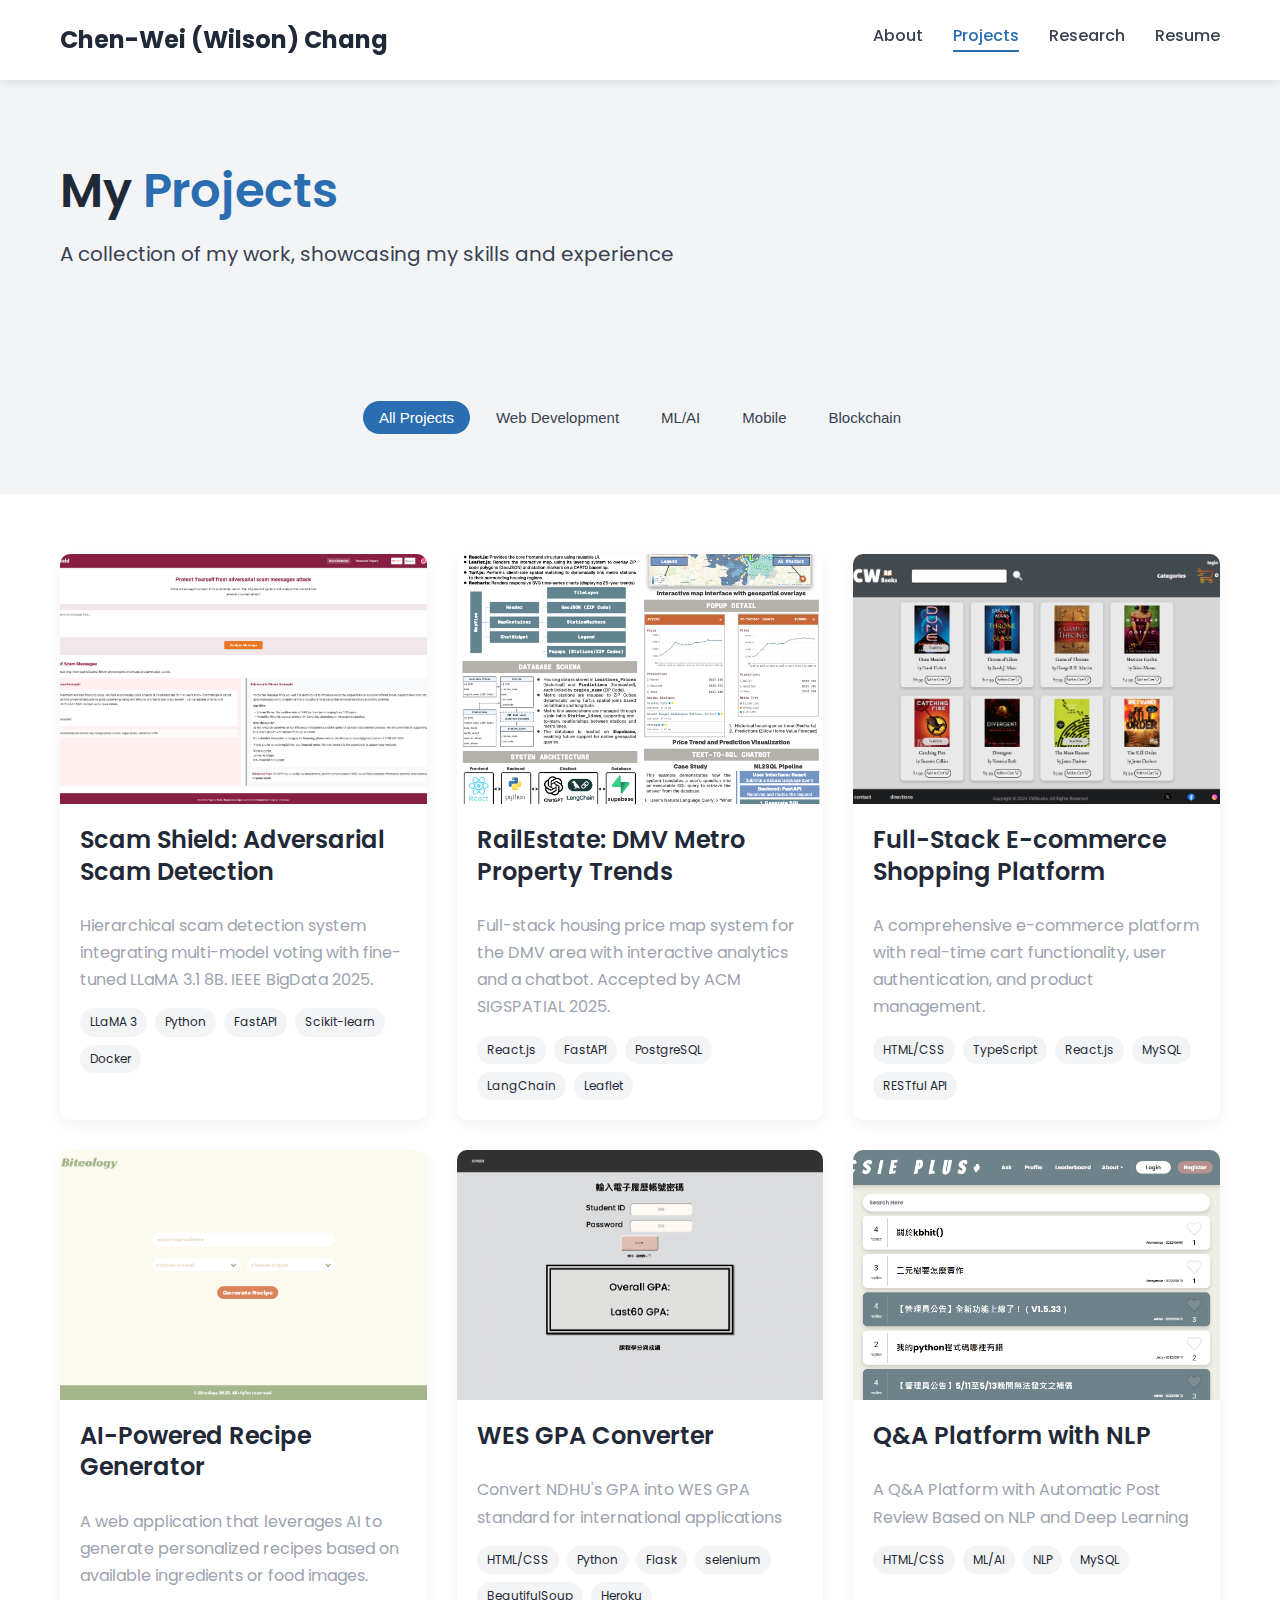
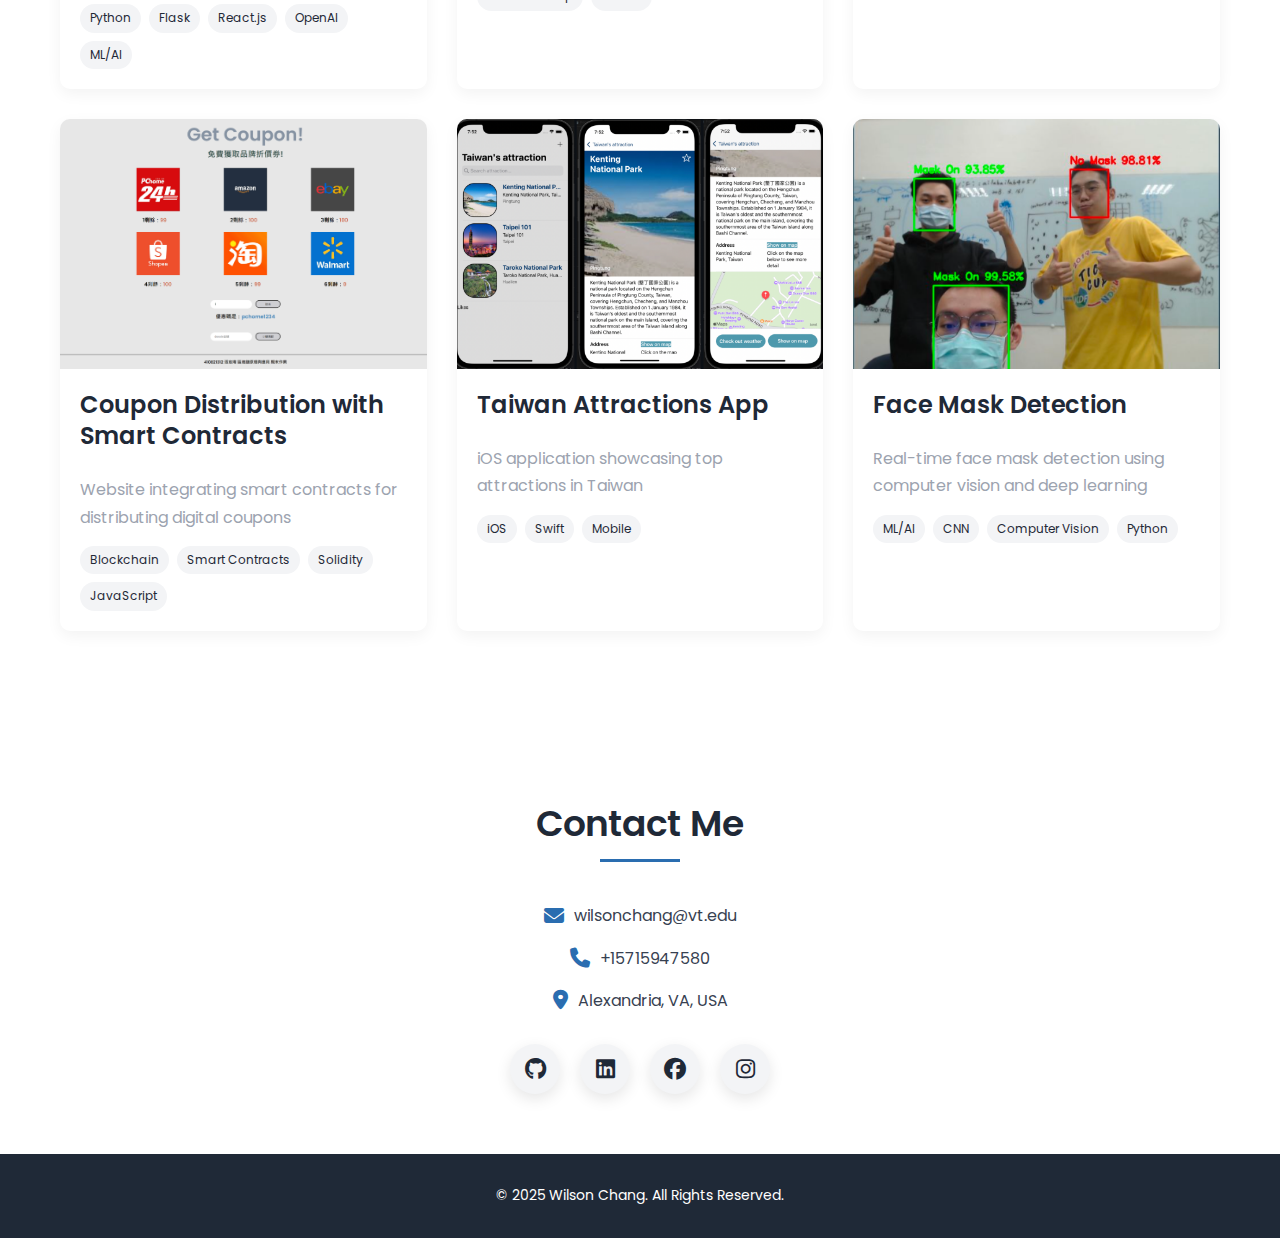
<file: projects.html>
<!DOCTYPE html>
<html lang="en">

<head>
    <meta charset="UTF-8">
    <meta name="viewport" content="width=device-width, initial-scale=1.0">
    <meta property="og:title" content="Wilson Chang - Projects">
    <meta property="og:description" content="Projects by Wilson Chang">
    <meta property="og:image" content="me.jpg">

    <title>Wilson Chang - Portfolio</title>

    <!-- Fonts -->
    <link rel="preconnect" href="https://fonts.googleapis.com">
    <link rel="preconnect" href="https://fonts.gstatic.com" crossorigin>
    <link href="https://fonts.googleapis.com/css2?family=Poppins:wght@300;400;500;600;700&display=swap"
        rel="stylesheet">

    <!-- Font Awesome -->
    <link rel="stylesheet" href="https://cdnjs.cloudflare.com/ajax/libs/font-awesome/6.4.0/css/all.min.css">

    <!-- Custom CSS -->
    <link rel="stylesheet" href="css/style.css">
</head>

<body>
    <!-- Navigation -->
    <header>
        <div class="container">
            <nav class="navbar">
                <div class="logo">
                    <a href="index.html">Chen-Wei (Wilson) Chang</a>
                </div>
                <ul class="nav-links">
                    <li><a href="index.html">About</a></li>
                    <li><a href="projects.html" class="active">Projects</a></li>
                    <li><a href="research.html">Research</a></li>
                    <li><a href="resume.html">Resume</a></li>
                </ul>
                <div class="hamburger">
                    <span></span>
                    <span></span>
                    <span></span>
                </div>
            </nav>
        </div>
    </header>

    <!-- Projects Hero -->
    <section class="hero">
        <div class="container">
            <div class="hero-content">
                <div class="hero-text" style="flex: 1;">
                    <h1>My <span>Projects</span></h1>
                    <p>A collection of my work, showcasing my skills and experience</p>
                </div>
            </div>
        </div>
    </section>

    <!-- Project Filters -->
    <section class="project-filter-section">
        <div class="container">
            <div class="project-filters">
                <button class="filter-btn active" data-filter="all">All Projects</button>
                <button class="filter-btn" data-filter="web">Web Development</button>
                <button class="filter-btn" data-filter="ml">ML/AI</button>
                <button class="filter-btn" data-filter="mobile">Mobile</button>
                <button class="filter-btn" data-filter="blockchain">Blockchain</button>
            </div>
        </div>
    </section>

    <!-- Projects Grid -->
    <section class="projects">
        <div class="container">
            <div class="projects-grid">
                <!-- Project: Scam Shield (NEW) -->
                <div class="project-card" data-category="web ml">
                    <div class="project-image">
                        <img src="projectpic/scam-shield.png" alt="Scam Shield Project">
                        <div class="project-overlay">
                            <div class="project-links">
                                <a href="https://github.com/wilsonchang17/scam-shield" target="_blank"
                                    class="project-link">
                                    <i class="fab fa-github"></i>
                                </a>
                            </div>
                        </div>
                    </div>
                    <div class="project-info">
                        <div class="project-header">
                            <h3>Scam Shield: Adversarial Scam Detection</h3>
                        </div>
                        <p>Hierarchical scam detection system integrating multi-model voting with fine-tuned LLaMA 3.1
                            8B. IEEE BigData 2025.</p>
                        <div class="project-tags">
                            <span class="tag">LLaMA 3</span>
                            <span class="tag">Python</span>
                            <span class="tag">FastAPI</span>
                            <span class="tag">Scikit-learn</span>
                            <span class="tag">Docker</span>
                        </div>
                    </div>
                </div>
                <!-- Project: RailEstate (NEW) -->
                <div class="project-card" data-category="web ml">
                    <div class="project-image">
                        <img src="projectpic/dmv-houseprice.png" alt="RailEstate Project">
                        <div class="project-overlay">
                            <div class="project-links">
                                <a href="https://github.com/wilsonchang17/DMV-houseprice-map" target="_blank"
                                    class="project-link">
                                    <i class="fab fa-github"></i>
                                </a>
                            </div>
                        </div>
                    </div>
                    <div class="project-info">
                        <div class="project-header">
                            <h3>RailEstate: DMV Metro Property Trends</h3>
                        </div>
                        <p>Full-stack housing price map system for the DMV area with interactive analytics and a
                            chatbot. Accepted by ACM SIGSPATIAL 2025.</p>
                        <div class="project-tags">
                            <span class="tag">React.js</span>
                            <span class="tag">FastAPI</span>
                            <span class="tag">PostgreSQL</span>
                            <span class="tag">LangChain</span>
                            <span class="tag">Leaflet</span>
                        </div>
                    </div>
                </div>
                <!-- Project: E-commerce Platform (NEW) -->
                <div class="project-card" data-category="web">
                    <div class="project-image">
                        <img src="projectpic/bookstore.png" alt="E-commerce Platform">
                        <div class="project-overlay">
                            <div class="project-links">
                                <a href="https://github.com/wilsonchang17/CWbookstore?tab=readme-ov-file"
                                    target="_blank" class="project-link">
                                    <i class="fab fa-github"></i>
                                </a>
                            </div>
                        </div>
                    </div>
                    <div class="project-info">
                        <div class="project-header">
                            <h3>Full-Stack E-commerce Shopping Platform</h3>

                        </div>
                        <p>A comprehensive e-commerce platform with real-time cart functionality, user authentication,
                            and product management.</p>
                        <div class="project-tags">
                            <span class="tag">HTML/CSS</span>
                            <span class="tag">TypeScript</span>
                            <span class="tag">React.js</span>
                            <span class="tag">MySQL</span>
                            <span class="tag">RESTful API</span>

                        </div>
                    </div>
                </div>

                <!-- Project: AI Recipe Generator (NEW) -->
                <div class="project-card" data-category="web ml">
                    <div class="project-image">
                        <img src="projectpic/bite1.png" alt="AI Recipe Generator">
                        <div class="project-overlay">
                            <div class="project-links">
                                <a href="https://github.com/wilsonchang17/Biteology" target="_blank"
                                    class="project-link">
                                    <i class="fab fa-github"></i>
                                </a>
                            </div>
                        </div>
                    </div>
                    <div class="project-info">
                        <div class="project-header">
                            <h3>AI-Powered Recipe Generator</h3>

                        </div>
                        <p>A web application that leverages AI to generate personalized recipes based on available
                            ingredients or food images.</p>
                        <div class="project-tags">
                            <span class="tag">Python</span>
                            <span class="tag">Flask</span>
                            <span class="tag">React.js</span>
                            <span class="tag">OpenAI</span>
                            <span class="tag">ML/AI</span>
                        </div>
                    </div>
                </div>

                <!-- Project: WES GPA -->
                <div class="project-card" data-category="web">
                    <div class="project-image">
                        <img src="projectpic/wesgpa.png" alt="WES GPA Project">
                        <div class="project-overlay">
                            <div class="project-links">
                                <a href="https://github.com/wilsonchang17/WES_GPA" target="_blank" class="project-link">
                                    <i class="fab fa-github"></i>
                                </a>
                                <a href="https://wesgpa.herokuapp.com" target="_blank" class="project-link">
                                    <i class="fas fa-external-link-alt"></i>
                                </a>
                            </div>
                        </div>
                    </div>
                    <div class="project-info">
                        <div class="project-header">
                            <h3>WES GPA Converter</h3>

                        </div>
                        <p>Convert NDHU's GPA into WES GPA standard for international applications</p>
                        <div class="project-tags">

                            <span class="tag">HTML/CSS</span>
                            <span class="tag">Python</span>
                            <span class="tag">Flask</span>
                            <span class="tag">selenium</span>
                            <span class="tag">BeautifulSoup</span>
                            <span class="tag">Heroku</span>
                        </div>
                    </div>
                </div>

                <!-- Project: Q&A Platform -->
                <div class="project-card" data-category="web ml">
                    <div class="project-image">
                        <img src="projectpic/graduationproject.png" alt="Q&A Platform Project">
                        <div class="project-overlay">
                            <div class="project-links">
                                <a href="https://github.com/michael21910/ndhu-csie-plus" target="_blank"
                                    class="project-link">
                                    <i class="fab fa-github"></i>
                                </a>
                            </div>
                        </div>
                    </div>
                    <div class="project-info">
                        <div class="project-header">
                            <h3>Q&A Platform with NLP</h3>

                        </div>
                        <p>A Q&A Platform with Automatic Post Review Based on NLP and Deep Learning</p>
                        <div class="project-tags">
                            <span class="tag">HTML/CSS</span>
                            <span class="tag">ML/AI</span>
                            <span class="tag">NLP</span>
                            <span class="tag">MySQL</span>
                        </div>
                    </div>
                </div>

                <!-- Project: Smart Contract -->
                <div class="project-card" data-category="web blockchain">
                    <div class="project-image">
                        <img src="projectpic/smartcontract.png" alt="Smart Contract Project">
                        <div class="project-overlay">
                            <div class="project-links">
                                <a href="https://github.com/wilsonchang17/coupon_smartcontract" target="_blank"
                                    class="project-link">
                                    <i class="fab fa-github"></i>
                                </a>
                            </div>
                        </div>
                    </div>
                    <div class="project-info">
                        <div class="project-header">
                            <h3>Coupon Distribution with Smart Contracts</h3>

                        </div>
                        <p>Website integrating smart contracts for distributing digital coupons</p>
                        <div class="project-tags">
                            <span class="tag">Blockchain</span>
                            <span class="tag">Smart Contracts</span>
                            <span class="tag">Solidity</span>
                            <span class="tag">JavaScript</span>
                        </div>
                    </div>
                </div>

                <!-- Project: iOS App -->
                <div class="project-card" data-category="mobile">
                    <div class="project-image">
                        <img src="projectpic/swift.png" alt="iOS App Project">
                        <div class="project-overlay">
                            <div class="project-links">
                                <a href="https://github.com/wilsonchang17" target="_blank" class="project-link">
                                    <i class="fab fa-github"></i>
                                </a>
                            </div>
                        </div>
                    </div>
                    <div class="project-info">
                        <div class="project-header">
                            <h3>Taiwan Attractions App</h3>

                        </div>
                        <p>iOS application showcasing top attractions in Taiwan</p>
                        <div class="project-tags">
                            <span class="tag">iOS</span>
                            <span class="tag">Swift</span>
                            <span class="tag">Mobile</span>
                        </div>
                    </div>
                </div>

                <!-- Project: Face Mask Detection -->
                <div class="project-card" data-category="ml">
                    <div class="project-image">
                        <img src="projectpic/mask.png" alt="Face Mask Detection">
                        <div class="project-overlay">
                            <div class="project-links">
                                <a href="https://github.com/michael21910/face-mask-detection" target="_blank"
                                    class="project-link">
                                    <i class="fab fa-github"></i>
                                </a>
                            </div>
                        </div>
                    </div>
                    <div class="project-info">
                        <div class="project-header">
                            <h3>Face Mask Detection</h3>

                        </div>
                        <p>Real-time face mask detection using computer vision and deep learning</p>
                        <div class="project-tags">
                            <span class="tag">ML/AI</span>
                            <span class="tag">CNN</span>
                            <span class="tag">Computer Vision</span>
                            <span class="tag">Python</span>
                        </div>
                    </div>
                </div>
            </div>
        </div>
    </section>

    <!-- Contact Section -->
    <section id="contact" class="contact">
        <div class="container">
            <h2 class="section-title">Contact Me</h2>
            <div class="contact-content">
                <div class="contact-info">
                    <div class="contact-item">
                        <i class="fas fa-envelope"></i>
                        <span>wilsonchang@vt.edu</span>
                    </div>
                    <div class="contact-item">
                        <i class="fas fa-phone"></i>
                        <span>+15715947580</span>
                    </div>
                    <div class="contact-item">
                        <i class="fas fa-map-marker-alt"></i>
                        <span>Alexandria, VA, USA</span>
                    </div>
                </div>
                <div class="social-links">
                    <a href="https://github.com/wilsonchang17" target="_blank" class="social-link">
                        <i class="fab fa-github"></i>
                    </a>
                    <a href="https://www.linkedin.com/in/chen-wei-chang-30994720a/" target="_blank" class="social-link">
                        <i class="fab fa-linkedin"></i>
                    </a>
                    <a href="https://www.facebook.com/profile.php?id=100007509667977" target="_blank"
                        class="social-link">
                        <i class="fab fa-facebook"></i>
                    </a>
                    <a href="https://www.instagram.com/wilsonnchang/" target="_blank" class="social-link">
                        <i class="fab fa-instagram"></i>
                    </a>
                </div>
            </div>
        </div>
    </section>

    <!-- Footer -->
    <footer>
        <div class="container">
            <p>&copy; 2025 Wilson Chang. All Rights Reserved.</p>
        </div>
    </footer>

    <!-- JavaScript -->
    <script src="js/main.js"></script>
    <script>
        // Project Filter Functionality
        document.addEventListener('DOMContentLoaded', function () {
            const filterButtons = document.querySelectorAll('.filter-btn');
            const projectCards = document.querySelectorAll('.project-card');

            filterButtons.forEach(button => {
                button.addEventListener('click', function () {
                    // Remove active class from all buttons
                    filterButtons.forEach(btn => btn.classList.remove('active'));
                    // Add active class to clicked button
                    this.classList.add('active');

                    const filter = this.getAttribute('data-filter');

                    projectCards.forEach(card => {
                        if (filter === 'all') {
                            card.style.display = 'block';
                        } else {
                            if (card.getAttribute('data-category').includes(filter)) {
                                card.style.display = 'block';
                            } else {
                                card.style.display = 'none';
                            }
                        }
                    });
                });
            });
        });
    </script>
</body>

</html>
</file>
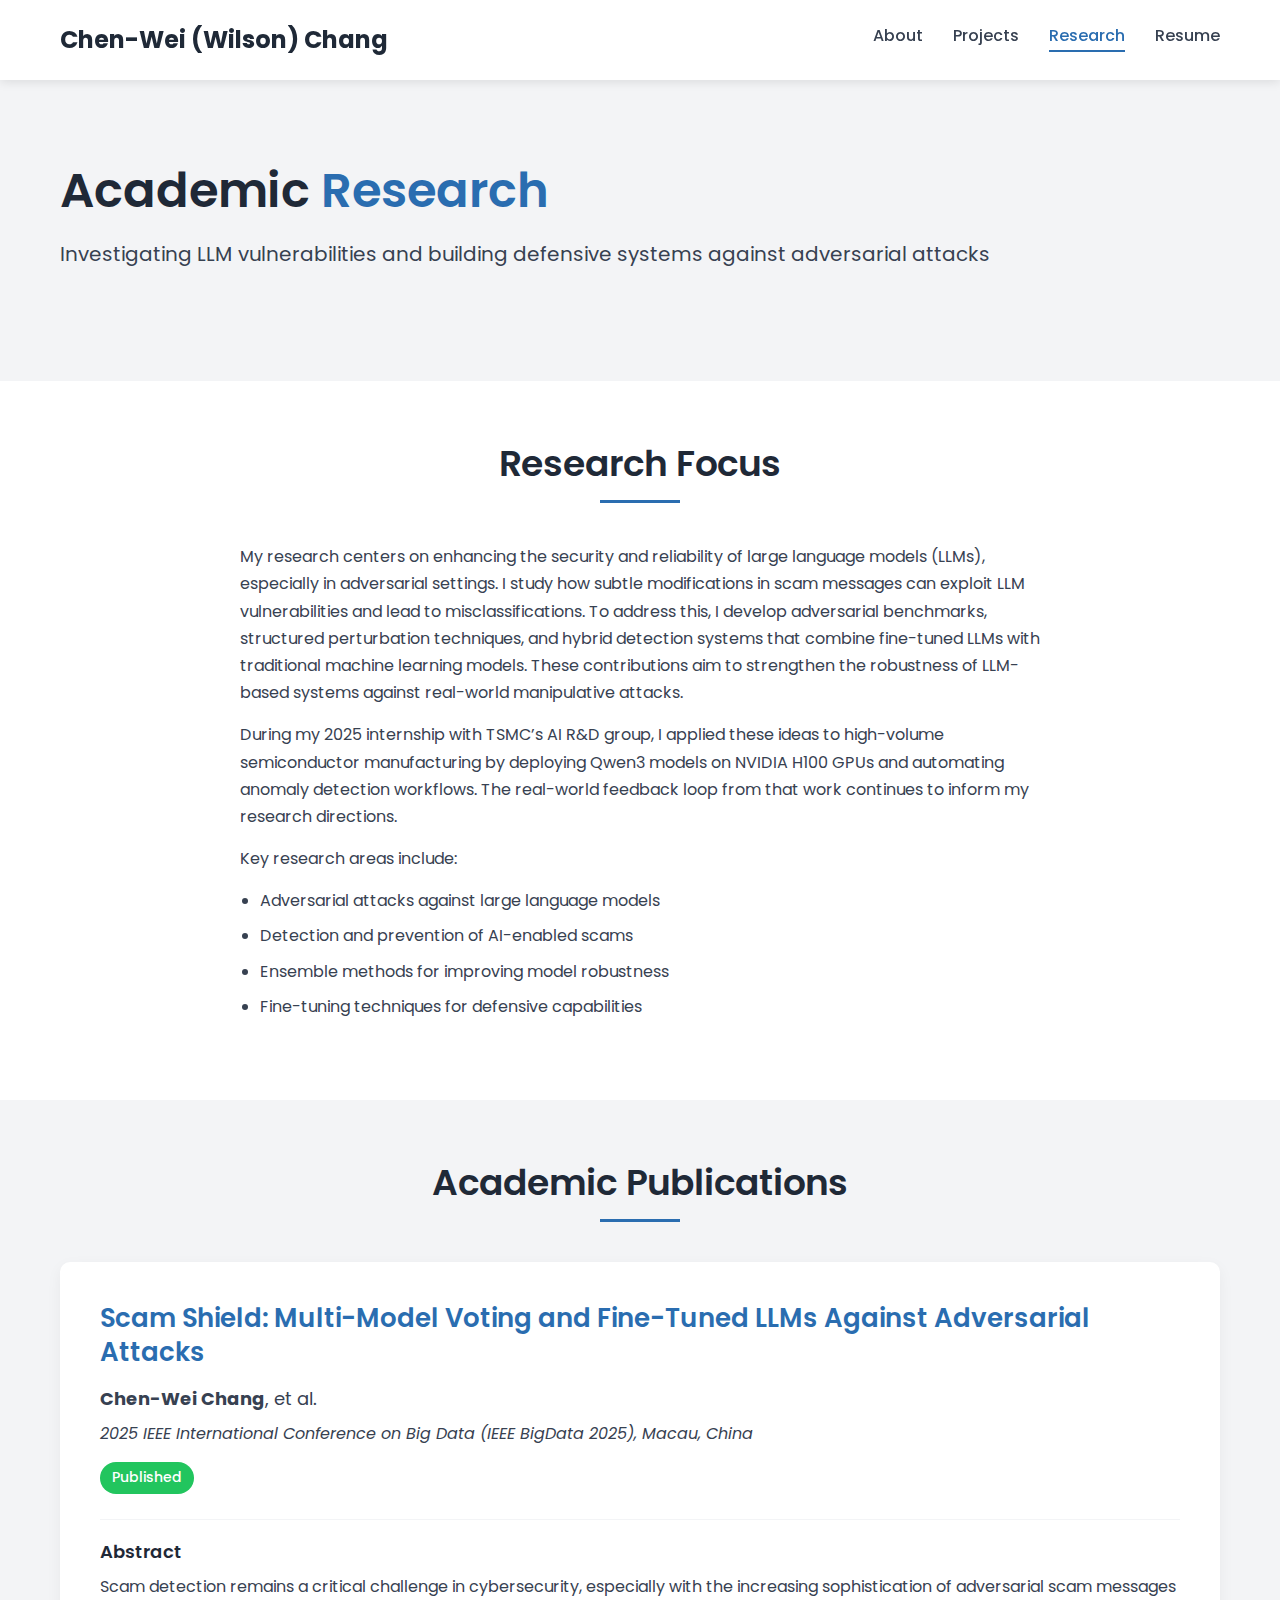
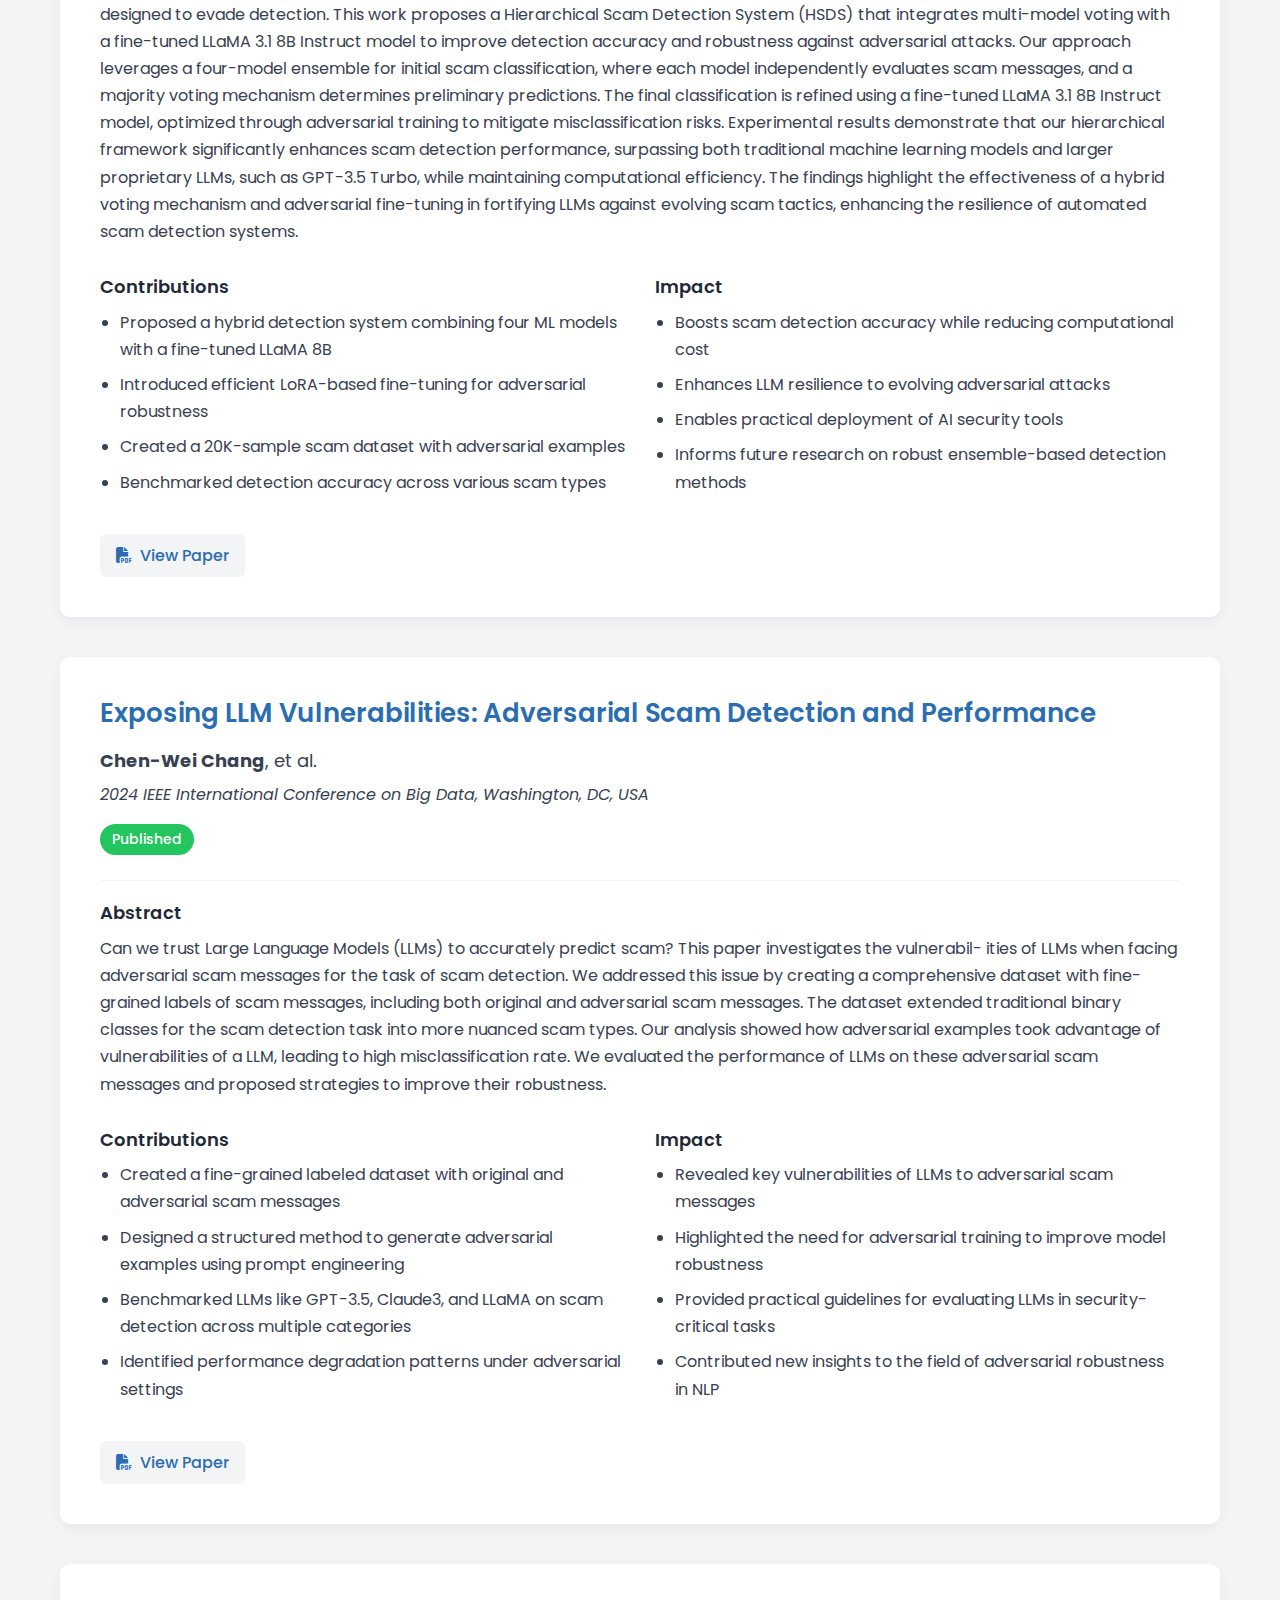
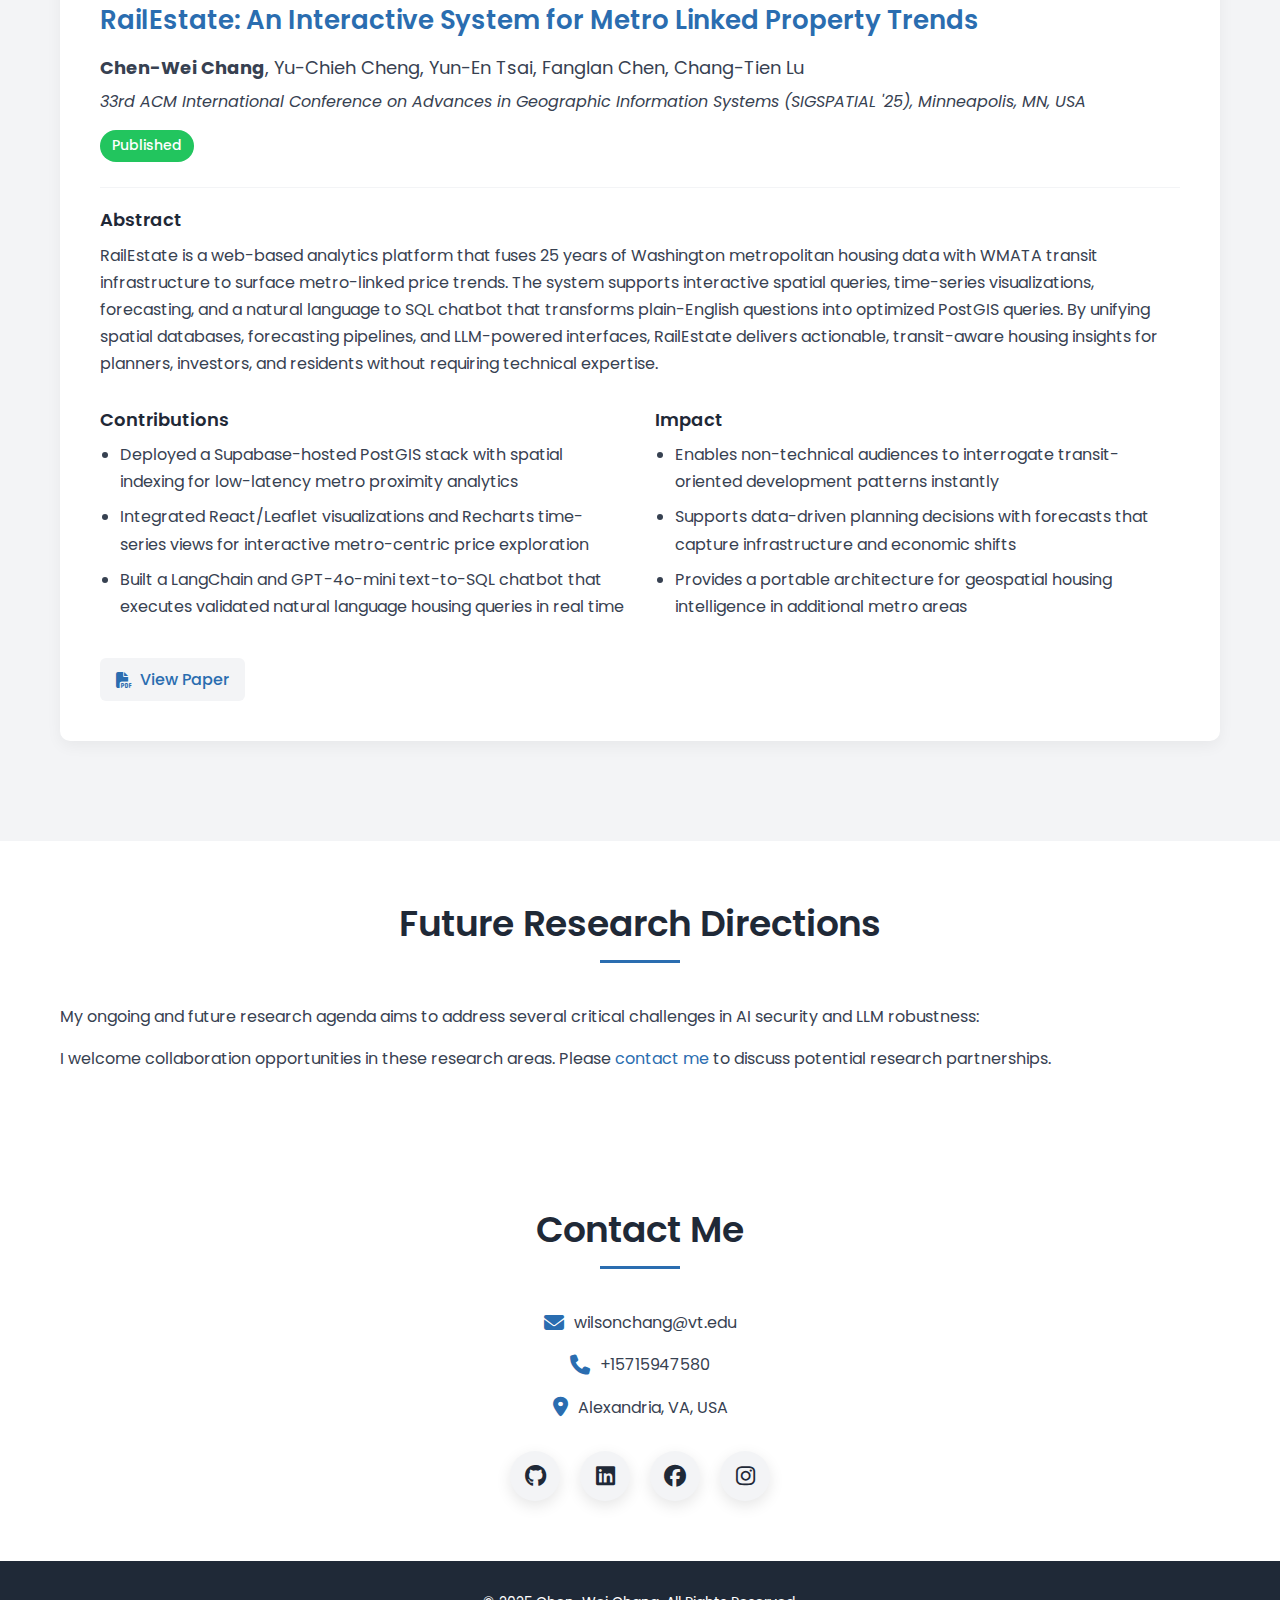
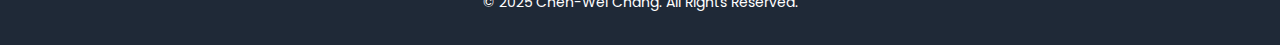
<file: research.html>
<!DOCTYPE html>
<html lang="en">
<head>
    <meta charset="UTF-8">
    <meta name="viewport" content="width=device-width, initial-scale=1.0">
    <meta property="og:title" content="Wilson Chang - Research">
    <meta property="og:description" content="Academic research publications by Chen-Wei Chang">
    <meta property="og:image" content="me.jpg">
    
    <title>Chen-Wei Chang - Research</title>
    
    <!-- Fonts -->
    <link rel="preconnect" href="https://fonts.googleapis.com">
    <link rel="preconnect" href="https://fonts.gstatic.com" crossorigin>
    <link href="https://fonts.googleapis.com/css2?family=Poppins:wght@300;400;500;600;700&display=swap" rel="stylesheet">
    
    <!-- Font Awesome -->
    <link rel="stylesheet" href="https://cdnjs.cloudflare.com/ajax/libs/font-awesome/6.4.0/css/all.min.css">
    
    <!-- Custom CSS -->
    <link rel="stylesheet" href="css/style.css">
</head>
<body>
    <!-- Navigation -->
    <header>
        <div class="container">
            <nav class="navbar">
                <div class="logo">
                    <a href="index.html">Chen-Wei (Wilson) Chang</a>
                </div>
                <ul class="nav-links">
                    <li><a href="index.html">About</a></li>
                    <li><a href="projects.html">Projects</a></li>
                    <li><a href="research.html" class="active">Research</a></li>
                    <li><a href="resume.html">Resume</a></li>
                </ul>
                <div class="hamburger">
                    <span></span>
                    <span></span>
                    <span></span>
                </div>
            </nav>
        </div>
    </header>

    <!-- Research Hero -->
    <section class="hero">
        <div class="container">
            <div class="hero-content">
                <div class="hero-text" style="flex: 1;">
                    <h1>Academic <span>Research</span></h1>
                    <p>Investigating LLM vulnerabilities and building defensive systems against adversarial attacks</p>
                </div>
            </div>
        </div>
    </section>

    <!-- Research Summary -->
    <section class="research-overview">
        <div class="container">
            <h2 class="section-title">Research Focus</h2>
            <div class="research-intro">
                <p>
                    My research centers on enhancing the security and reliability of large language models (LLMs), especially in adversarial settings. I study how subtle modifications in scam messages can exploit LLM vulnerabilities and lead to misclassifications. To address this, I develop adversarial benchmarks, structured perturbation techniques, and hybrid detection systems that combine fine-tuned LLMs with traditional machine learning models. These contributions aim to strengthen the robustness of LLM-based systems against real-world manipulative attacks.
                </p>
                <p>
                    During my 2025 internship with TSMC’s AI R&D group, I applied these ideas to high-volume semiconductor manufacturing by deploying Qwen3 models on NVIDIA H100 GPUs and automating anomaly detection workflows. The real-world feedback loop from that work continues to inform my research directions.
                </p>
                <p>Key research areas include:</p>
                <ul>
                    <li>Adversarial attacks against large language models</li>
                    <li>Detection and prevention of AI-enabled scams</li>
                    <li>Ensemble methods for improving model robustness</li>
                    <li>Fine-tuning techniques for defensive capabilities</li>
                </ul>
            </div>
        </div>
    </section>

    <!-- Publications -->
    <section class="publications">
        <div class="container">
            <h2 class="section-title">Academic Publications</h2>
            
          
            
             <!-- Publication 1 -->
            <div class="publication">
                <div class="publication-content">
                    <h3>Scam Shield: Multi-Model Voting and Fine-Tuned LLMs Against Adversarial Attacks</h3>
                    <div class="publication-meta">
                        <p class="authors"><strong>Chen-Wei Chang</strong>, et al.</p>
                        <p class="conference">2025 IEEE International Conference on Big Data (IEEE BigData 2025), Macau, China </p>
                        <p class="pub-status published">Published</p>
                    </div>
                    <div class="publication-abstract">
                        <h4>Abstract</h4>
                        <p>
                            Scam detection remains a critical challenge in cybersecurity, especially with the increasing sophistication of adversarial scam messages designed to evade detection. This work proposes a Hierarchical Scam Detection System (HSDS) that integrates multi-model voting with a fine-tuned LLaMA 3.1 8B Instruct model to improve detection accuracy and robustness against adversarial attacks. Our approach leverages a four-model ensemble for initial scam classification, where each model independently evaluates scam messages, and a majority voting mechanism determines preliminary predictions. The final classification is refined using a fine-tuned LLaMA 3.1 8B Instruct model, optimized through adversarial training to mitigate misclassification risks. Experimental results demonstrate that our hierarchical framework significantly enhances scam detection performance, surpassing both traditional machine learning models and larger proprietary LLMs, such as GPT-3.5 Turbo, while maintaining computational efficiency. The findings highlight the effectiveness of a hybrid voting mechanism and adversarial fine-tuning in fortifying LLMs against evolving scam tactics, enhancing the resilience of automated scam detection systems.
                        </p>
                    </div>
                    <div class="publication-details">
                        <div class="publication-detail">
                            <h4>Contributions</h4>
                            <ul>
                                <li>Proposed a hybrid detection system combining four ML models with a fine-tuned LLaMA 8B</li>
                                <li>Introduced efficient LoRA-based fine-tuning for adversarial robustness</li>
                                <li>Created a 20K-sample scam dataset with adversarial examples</li>
                                <li>Benchmarked detection accuracy across various scam types</li>
                            </ul>
                        </div>
                        <div class="publication-detail">
                            <h4>Impact</h4>
                            <ul>
                                <li>Boosts scam detection accuracy while reducing computational cost</li>
                                <li>Enhances LLM resilience to evolving adversarial attacks</li>
                                <li>Enables practical deployment of AI security tools</li>
                                <li>Informs future research on robust ensemble-based detection methods</li>
                            </ul>
                        </div>
                    </div>
                    <div class="publication-links">
                        <a href="https://arxiv.org/abs/2511.01746" class="pub-link paper" target="_blank">
                            <i class="fas fa-file-pdf"></i> View Paper
                        </a>
                    </div>
                </div>
            </div>
            <!-- Publication 2 -->
            <div class="publication">
                <div class="publication-content">
                    <h3>Exposing LLM Vulnerabilities: Adversarial Scam Detection and Performance</h3>
                    <div class="publication-meta">
                        <p class="authors"><strong>Chen-Wei Chang</strong>, et al.</p>
                        <p class="conference">2024 IEEE International Conference on Big Data, Washington, DC, USA</p>
                        <p class="pub-status published">Published</p>
                    </div>
                    <div class="publication-abstract">
                        <h4>Abstract</h4>
                        <p>
                            Can we trust Large Language Models (LLMs) to accurately predict scam? This paper investigates the vulnerabil- ities of LLMs when facing adversarial scam messages for the task of scam detection. We addressed this issue by creating a comprehensive dataset with fine-grained labels of scam messages, including both original and adversarial scam messages. The dataset extended traditional binary classes for the scam detection task into more nuanced scam types. Our analysis showed how adversarial examples took advantage of vulnerabilities of a LLM, leading to high misclassification rate. We evaluated the performance of LLMs on these adversarial scam messages and proposed strategies to improve their robustness.
                        </p>
                    </div>
                    <div class="publication-details">
                        <div class="publication-detail">
                            <h4>Contributions</h4>
                            <ul>
                                <li>Created a fine-grained labeled dataset with original and adversarial scam messages</li>
                                <li>Designed a structured method to generate adversarial examples using prompt engineering</li>
                                <li>Benchmarked LLMs like GPT-3.5, Claude3, and LLaMA on scam detection across multiple categories</li>
                                <li>Identified performance degradation patterns under adversarial settings</li>
                            </ul>
                        </div>
                        <div class="publication-detail">
                            <h4>Impact</h4>
                            <ul>
                                <li>Revealed key vulnerabilities of LLMs to adversarial scam messages</li>
                                <li>Highlighted the need for adversarial training to improve model robustness</li>
                                <li>Provided practical guidelines for evaluating LLMs in security-critical tasks</li>
                                <li>Contributed new insights to the field of adversarial robustness in NLP</li>
                            </ul>
                        </div>
                    </div>
                    <div class="publication-links">
                        <a href="https://ieeexplore.ieee.org/abstract/document/10825256" class="pub-link paper" target="_blank">
                            <i class="fas fa-file-pdf"></i> View Paper
                        </a>
                    </div>
                </div>
            </div>

            <!-- Publication 3 -->
            <div class="publication">
                <div class="publication-content">
                    <h3>RailEstate: An Interactive System for Metro Linked Property Trends</h3>
                    <div class="publication-meta">
                        <p class="authors"><strong>Chen-Wei Chang</strong>, Yu-Chieh Cheng, Yun-En Tsai, Fanglan Chen, Chang-Tien Lu</p>
                        <p class="conference">33rd ACM International Conference on Advances in Geographic Information Systems (SIGSPATIAL '25), Minneapolis, MN, USA</p>
                        <p class="pub-status published">Published</p>
                    </div>
                    <div class="publication-abstract">
                        <h4>Abstract</h4>
                        <p>
                            RailEstate is a web-based analytics platform that fuses 25 years of Washington metropolitan housing data with WMATA transit infrastructure to surface metro-linked price trends. The system supports interactive spatial queries, time-series visualizations, forecasting, and a natural language to SQL chatbot that transforms plain-English questions into optimized PostGIS queries. By unifying spatial databases, forecasting pipelines, and LLM-powered interfaces, RailEstate delivers actionable, transit-aware housing insights for planners, investors, and residents without requiring technical expertise.
                        </p>
                    </div>
                    <div class="publication-details">
                        <div class="publication-detail">
                            <h4>Contributions</h4>
                            <ul>
                                <li>Deployed a Supabase-hosted PostGIS stack with spatial indexing for low-latency metro proximity analytics</li>
                                <li>Integrated React/Leaflet visualizations and Recharts time-series views for interactive metro-centric price exploration</li>
                                <li>Built a LangChain and GPT-4o-mini text-to-SQL chatbot that executes validated natural language housing queries in real time</li>
                            </ul>
                        </div>
                        <div class="publication-detail">
                            <h4>Impact</h4>
                            <ul>
                                <li>Enables non-technical audiences to interrogate transit-oriented development patterns instantly</li>
                                <li>Supports data-driven planning decisions with forecasts that capture infrastructure and economic shifts</li>
                                <li>Provides a portable architecture for geospatial housing intelligence in additional metro areas</li>
                            </ul>
                        </div>
                    </div>
                    <div class="publication-links">
                        <a href="https://dl.acm.org/doi/abs/10.1145/3748636.3762799" class="pub-link paper" target="_blank">
                            <i class="fas fa-file-pdf"></i> View Paper
                        </a>
                    </div>
                </div>
            </div>
           
        </div>
    </section>

    <!-- Research Methods -->
    <section class="research-methods">
        <div class="container">
            <h2 class="section-title">Future Research Directions</h2>
            <div class="future-research-content">
                <p>
                    My ongoing and future research agenda aims to address several critical challenges in AI security and LLM robustness:
                </p>
                
                <p class="research-collaboration">
                    I welcome collaboration opportunities in these research areas. Please 
                    <a href="mailto:wilson891221@gmail.com">contact me</a> to discuss potential research partnerships.
                </p>
            </div>
        </div>
    </section>

    <!-- Future Work -->
    <section class="future-research">
        
    </section>

    <!-- Contact Section -->
    <section id="contact" class="contact">
        <div class="container">
            <h2 class="section-title">Contact Me</h2>
            <div class="contact-content">
                <div class="contact-info">
                    <div class="contact-item">
                        <i class="fas fa-envelope"></i>
                        <span>wilsonchang@vt.edu</span>
                    </div>
                    <div class="contact-item">
                        <i class="fas fa-phone"></i>
                        <span>+15715947580</span>
                    </div>
                    <div class="contact-item">
                        <i class="fas fa-map-marker-alt"></i>
                        <span>Alexandria, VA, USA</span>
                    </div>
                </div>
                <div class="social-links">
                    <a href="https://github.com/wilsonchang17" target="_blank" class="social-link">
                        <i class="fab fa-github"></i>
                    </a>
                    <a href="https://www.linkedin.com/in/chen-wei-chang-30994720a/" target="_blank" class="social-link">
                        <i class="fab fa-linkedin"></i>
                    </a>
                    <a href="https://www.facebook.com/profile.php?id=100007509667977" target="_blank" class="social-link">
                        <i class="fab fa-facebook"></i>
                    </a>
                    <a href="https://www.instagram.com/wilsonnchang/" target="_blank" class="social-link">
                        <i class="fab fa-instagram"></i>
                    </a>
                </div>
            </div>
        </div>
    </section>

    <!-- Footer -->
    <footer>
        <div class="container">
            <p>&copy; 2025 Chen-Wei Chang. All Rights Reserved.</p>
        </div>
    </footer>

    <!-- JavaScript -->
    <script src="js/main.js"></script>
</body>
</html>
</file>
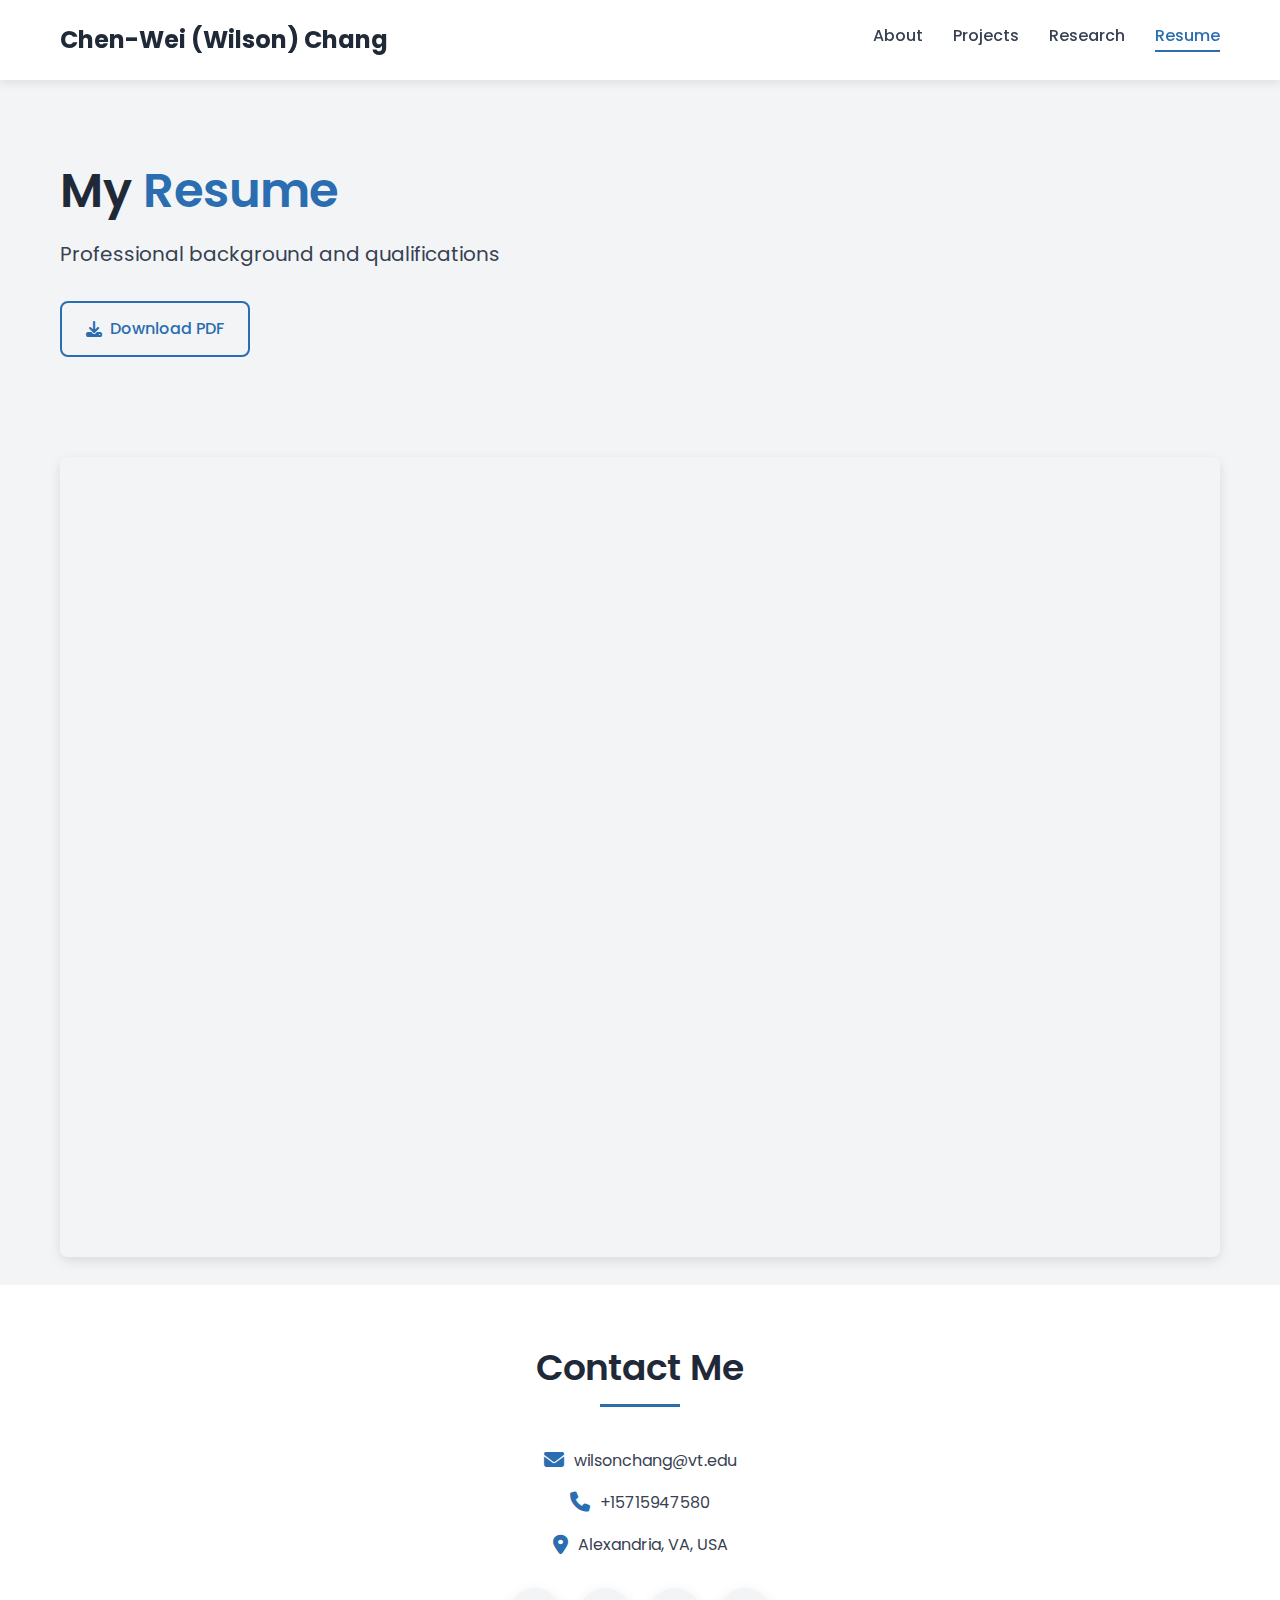
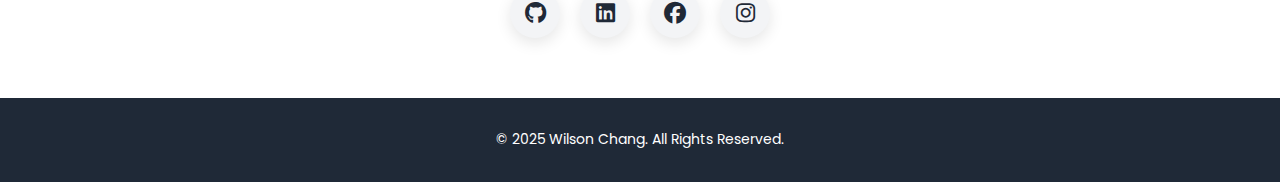
<file: resume.html>
<!DOCTYPE html>
<html lang="en">

<head>
    <meta charset="UTF-8">
    <meta name="viewport" content="width=device-width, initial-scale=1.0">
    <meta property="og:title" content="Wilson Chang - Resume">
    <meta property="og:description" content="Professional resume of Wilson Chang">
    <meta property="og:image" content="me.jpg">

    <title>Wilson Chang - Resume</title>

    <!-- Fonts -->
    <link rel="preconnect" href="https://fonts.googleapis.com">
    <link rel="preconnect" href="https://fonts.gstatic.com" crossorigin>
    <link href="https://fonts.googleapis.com/css2?family=Poppins:wght@300;400;500;600;700&display=swap"
        rel="stylesheet">

    <!-- Font Awesome -->
    <link rel="stylesheet" href="https://cdnjs.cloudflare.com/ajax/libs/font-awesome/6.4.0/css/all.min.css">

    <!-- Custom CSS -->
    <link rel="stylesheet" href="css/style.css">
</head>

<body>
    <!-- Navigation -->
    <header>
        <div class="container">
            <nav class="navbar">
                <div class="logo">
                    <a href="index.html">Chen-Wei (Wilson) Chang</a>
                </div>
                <ul class="nav-links">
                    <li><a href="index.html">About</a></li>
                    <li><a href="projects.html">Projects</a></li>
                    <li><a href="research.html">Research</a></li>
                    <li><a href="resume.html" class="active">Resume</a></li>
                </ul>
                <div class="hamburger">
                    <span></span>
                    <span></span>
                    <span></span>
                </div>
            </nav>
        </div>
    </header>

    <!-- Resume Hero -->
    <section class="hero">
        <div class="container">
            <div class="hero-content">
                <div class="hero-text" style="flex: 1;">
                    <h1>My <span>Resume</span></h1>
                    <p>Professional background and qualifications</p>
                    <div class="hero-buttons">
                        <a href="https://drive.google.com/file/d/1hfs5WGo8XUDiDpbBeL5ureTbcR_XxKY4/view?usp=sharing"
                            target="_blank" class="btn secondary-btn">
                            <i class="fas fa-download"></i> Download PDF
                        </a>
                    </div>
                </div>
            </div>
        </div>
    </section>

    <!-- Resume PDF Embed -->
    <section id="resume-pdf" class="resume-section" style="padding: 2rem 0;">
        <div class="container">
            <iframe src="https://drive.google.com/file/d/1hfs5WGo8XUDiDpbBeL5ureTbcR_XxKY4/preview" width="100%"
                height="800px"
                style="border: none; border-radius: 8px; box-shadow: 0 4px 12px rgba(0,0,0,0.1);"></iframe>
        </div>
    </section>

    <!-- Contact Section -->
    <section id="contact" class="contact">
        <div class="container">
            <h2 class="section-title">Contact Me</h2>
            <div class="contact-content">
                <div class="contact-info">
                    <div class="contact-item">
                        <i class="fas fa-envelope"></i>
                        <span>wilsonchang@vt.edu</span>
                    </div>
                    <div class="contact-item">
                        <i class="fas fa-phone"></i>
                        <span>+15715947580</span>
                    </div>
                    <div class="contact-item">
                        <i class="fas fa-map-marker-alt"></i>
                        <span>Alexandria, VA, USA</span>
                    </div>
                </div>
                <div class="social-links">
                    <a href="https://github.com/wilsonchang17" target="_blank" class="social-link">
                        <i class="fab fa-github"></i>
                    </a>
                    <a href="https://www.linkedin.com/in/chen-wei-chang-30994720a/" target="_blank" class="social-link">
                        <i class="fab fa-linkedin"></i>
                    </a>
                    <a href="https://www.facebook.com/profile.php?id=100007509667977" target="_blank"
                        class="social-link">
                        <i class="fab fa-facebook"></i>
                    </a>
                    <a href="https://www.instagram.com/wilsonnchang/" target="_blank" class="social-link">
                        <i class="fab fa-instagram"></i>
                    </a>
                </div>
            </div>
        </div>
    </section>

    <!-- Footer -->
    <footer>
        <div class="container">
            <p>&copy; 2025 Wilson Chang. All Rights Reserved.</p>
        </div>
    </footer>

    <!-- JavaScript -->
    <script src="js/main.js"></script>
</body>

</html>
</file>
<file: css/style.css>
/*
 * Modern Portfolio Website
 * Author: Wilson Chang
 * Version: 2.0
 */

/* ===== Base Styles ===== */
:root {
  /* Color Scheme */
  --primary-color: #2a6db0;
  --primary-light: #3a80c7;
  --primary-dark: #1c5998;
  --secondary-color: #22c55e;
  --dark-color: #1f2937;
  --light-color: #f3f4f6;
  --gray-color: #9ca3af;
  --text-color: #374151;
  --bg-color: #ffffff;
  
  /* Typography */
  --heading-font: 'Poppins', sans-serif;
  --body-font: 'Poppins', sans-serif;
  
  /* Spacing */
  --section-spacing: 6rem;
  --element-spacing: 2rem;
}

* {
  margin: 0;
  padding: 0;
  box-sizing: border-box;
}

html {
  scroll-behavior: smooth;
  font-size: 62.5%; /* 1rem = 10px */
}

body {
  font-family: var(--body-font);
  font-size: 1.6rem;
  line-height: 1.7;
  color: var(--text-color);
  background-color: var(--bg-color);
}

h1, h2, h3, h4, h5, h6 {
  font-family: var(--heading-font);
  line-height: 1.3;
  color: var(--dark-color);
  font-weight: 600;
}

h1 {
  font-size: 4.8rem;
  margin-bottom: 2rem;
}

h2 {
  font-size: 3.6rem;
  margin-bottom: 1.5rem;
}

h3 {
  font-size: 2.4rem;
  margin-bottom: 1rem;
}

h4 {
  font-size: 2rem;
  margin-bottom: 0.8rem;
}

p {
  margin-bottom: 1.5rem;
}

a {
  text-decoration: none;
  color: var(--primary-color);
  transition: all 0.3s ease;
}

a:hover {
  color: var(--primary-light);
}

ul {
  list-style: none;
}

ul li {
  margin-bottom: 0.8rem;
}

img {
  max-width: 100%;
  height: auto;
  display: block;
}

.container {
  width: 100%;
  max-width: 120rem;
  margin: 0 auto;
  padding: 0 2rem;
}

.section-title {
  text-align: center;
  margin-bottom: 4rem;
  position: relative;
  padding-bottom: 1.5rem;
}

.section-title::after {
  content: '';
  position: absolute;
  bottom: 0;
  left: 50%;
  transform: translateX(-50%);
  width: 8rem;
  height: 0.3rem;
  background-color: var(--primary-color);
}

/* ===== Buttons ===== */
.btn {
  display: inline-flex;
  align-items: center;
  justify-content: center;
  padding: 1.2rem 2.4rem;
  border-radius: 0.8rem;
  font-weight: 500;
  font-size: 1.6rem;
  text-align: center;
  cursor: pointer;
  transition: all 0.3s ease;
  border: none;
  gap: 0.8rem;
}

.primary-btn {
  background-color: var(--primary-color);
  color: white;
}

.primary-btn:hover {
  background-color: var(--primary-dark);
  color: white;
  transform: translateY(-2px);
  box-shadow: 0 5px 15px rgba(0,0,0,0.1);
}

.secondary-btn {
  background-color: transparent;
  color: var(--primary-color);
  border: 2px solid var(--primary-color);
}

.secondary-btn:hover {
  background-color: var(--primary-color);
  color: white;
  transform: translateY(-2px);
  box-shadow: 0 5px 15px rgba(0,0,0,0.1);
}

/* ===== Header & Navigation ===== */
header {
  position: fixed;
  top: 0;
  left: 0;
  width: 100%;
  background-color: rgba(255, 255, 255, 0.95);
  box-shadow: 0 2px 10px rgba(0,0,0,0.1);
  z-index: 1000;
  backdrop-filter: blur(10px);
}

.navbar {
  display: flex;
  justify-content: space-between;
  align-items: center;
  height: 8rem;
}

.logo a {
  font-size: 2.4rem;
  font-weight: 700;
  color: var(--dark-color);
}

.nav-links {
  display: flex;
  align-items: center;
  gap: 3rem;
}

.nav-links a {
  color: var(--text-color);
  font-weight: 500;
  font-size: 1.6rem;
  position: relative;
}

.nav-links a:hover,
.nav-links a.active {
  color: var(--primary-color);
}

.nav-links a::after {
  content: '';
  position: absolute;
  bottom: -0.5rem;
  left: 0;
  width: 0%;
  height: 0.2rem;
  background-color: var(--primary-color);
  transition: all 0.3s ease;
}

.nav-links a:hover::after,
.nav-links a.active::after {
  width: 100%;
}

.hamburger {
  display: none;
  flex-direction: column;
  cursor: pointer;
}

.hamburger span {
  width: 3rem;
  height: 0.3rem;
  background-color: var(--dark-color);
  margin: 0.3rem 0;
  border-radius: 5px;
  transition: all 0.3s ease;
}

/* ===== Hero Section ===== */
.hero {
  padding: 16rem 0 8rem;
  background-color: var(--light-color);
}

.hero-content {
  display: flex;
  align-items: center;
  gap: 6rem;
}

.hero-image {
  flex: 1;
  display: flex;
  justify-content: center;
}

.hero-image img {
  width: 28rem;
  height: 28rem;
  object-fit: cover;
  border-radius: 50%;
  border: 0.5rem solid white;
  box-shadow: 0 10px 30px rgba(0,0,0,0.1);
}

.hero-text {
  flex: 1;
}

.hero-text h1 {
  margin-bottom: 1.5rem;
}

.hero-text h1 span {
  color: var(--primary-color);
}

.hero-text p {
  font-size: 2rem;
  margin-bottom: 3rem;
  color: var(--text-color);
}

.hero-buttons {
  display: flex;
  gap: 1.5rem;
}

/* ===== About Section ===== */
.about {
  padding: var(--section-spacing) 0;
}

.about-content {
  max-width: 80rem;
  margin: 0 auto;
  text-align: center;
  font-size: 1.8rem;
}

/* ===== Experience Section ===== */
.experience {
  padding: var(--section-spacing) 0;
  background-color: var(--light-color);
}

.timeline {
  position: relative;
  max-width: 80rem;
  margin: 0 auto;
}

.timeline::before {
  content: '';
  position: absolute;
  top: 0;
  left: 5rem;
  height: 100%;
  width: 0.2rem;
  background-color: var (--primary-color);
}

.timeline-item {
  padding: 3rem 0 3rem 10rem;
  position: relative;
}

.timeline-date {
  position: absolute;
  left: 0;
  top: 3rem;
  width: 10rem;
  text-align: right;
}

.timeline-date span {
  background-color: var(--primary-color);
  color: white;
  padding: 0.5rem 1rem;
  border-radius: 2rem;
  font-size: 1.4rem;
  white-space: nowrap;
}

.timeline-content {
  background-color: white;
  padding: 2rem;
  border-radius: 1rem;
  box-shadow: 0 5px 15px rgba(0,0,0,0.05);
}

.timeline-content h3 {
  margin-bottom: 0.5rem;
  color: var(--primary-color);
}

.timeline-content h4 {
  color: var(--gray-color);
  margin-bottom: 1.5rem;
  font-weight: 400;
}

.experience-bullets {
  padding-left: 2rem;
  list-style-type: disc;
}

.experience-bullets li {
  margin-bottom: 0.8rem;
}

/* Experience Section Styling */
.experience {
    padding: var(--section-spacing) 0;
}

.experience-card {
    background-color: white;
    border-radius: 0.8rem;
    padding: 2rem 2.5rem; /* Reduced padding */
    box-shadow: 0 4px 12px rgba(0,0,0,0.05);
    transition: transform 0.3s ease;
    position: relative;
    overflow: hidden;
    margin-bottom: 2rem; /* Add space between cards */
}

.experience-card:last-child {
    margin-bottom: 0; /* Remove margin from last card */
}

.experience-card:hover {
    transform: translateY(-3px);
    box-shadow: 0 6px 15px rgba(0,0,0,0.08);
}

/* Add a subtle accent border on the left of each card */
.experience-card::before {
    content: '';
    position: absolute;
    left: 0;
    top: 0;
    height: 100%;
    width: 3px; /* Thinner border */
    background-color: var(--primary-color);
    opacity: 0.7;
}

.experience-header {
    display: flex;
    align-items: center;
    gap: 1.5rem; /* Reduced gap */
    margin-bottom: 1.5rem; /* Reduced bottom margin */
}

.experience-logo {
    width: 4.5rem; /* Smaller logo */
    height: 4.5rem; /* Smaller logo */
    background-color: var(--light-color);
    border-radius: 50%;
    display: flex;
    align-items: center;
    justify-content: center;
    box-shadow: 0 2px 8px rgba(0,0,0,0.08);
    flex-shrink: 0;
}

.experience-logo i {
    font-size: 2rem; /* Smaller icon */
    color: var(--primary-color);
}

.experience-details {
    flex: 1;
}

.experience-details h3 {
    font-size: 1.8rem; /* Smaller title */
    color: var(--dark-color);
    margin-bottom: 0.5rem; /* Reduced margin */
    line-height: 1.3;
}

.experience-details h4 {
    font-size: 1.5rem; /* Smaller subtitle */
    color: var(--text-color);
    font-weight: 500;
    margin-bottom: 0.5rem; /* Reduced margin */
    line-height: 1.4;
}

.experience-period {
    font-size: 1.3rem; /* Smaller text */
    color: var(--primary-color);
    font-weight: 500;
    display: inline-block;
    padding: 0.2rem 0.8rem; /* Smaller padding */
    background-color: rgba(var(--primary-rgb), 0.1);
    border-radius: 2rem;
}

.experience-body {
    padding-left: 6rem; /* Reduced padding */
}

.experience-bullets {
    list-style-type: disc;
    padding-left: 1.5rem; /* Reduced indent */
    margin-bottom: 0; /* Remove bottom margin */
}

.experience-bullets li {
    margin-bottom: 0.6rem; /* Reduced spacing between bullets */
    font-size: 1.4rem; /* Smaller text */
    color: var(--text-color);
    line-height: 1.4;
}

.experience-bullets li:last-child {
    margin-bottom: 0;
}

/* Remove the margin-top that was added inline */
.experience-card[style*="margin-top"] {
    margin-top: 2rem !important; /* Override the inline style with a smaller value */
}

/* Connect cards with a timeline */
.experience .container {
    position: relative;
}

.experience .container::before {
    content: '';
    position: absolute;
    left: 2.75rem;
    top: 11rem;
    bottom: 11rem;
    width: 1px;
    background-color: rgba(var(--primary-rgb), 0.2);
    z-index: -1;
    display: none; /* Hidden by default, enabled in desktop */
}

@media (min-width: 992px) {
    .experience .container::before {
        display: block;
    }
}

@media (max-width: 991px) {
    .experience-body {
        padding-left: 0;
    }
}

@media (max-width: 768px) {
    .experience-card {
        padding: 1.8rem;
    }
    
    .experience-header {
        flex-direction: column;
        align-items: flex-start;
        gap: 1rem;
    }
    
    .experience-details h3 {
        font-size: 2rem;
    }
    
    .experience-details h4 {
        font-size: 1.6rem;
    }
    
    .experience-logo {
        width: 4rem;
        height: 4rem;
    }
    
    .experience-logo i {
        font-size: 1.8rem;
    }
}

/* Experience Section Styling - Reduced right-side whitespace */
.experience {
    padding: var(--section-spacing) 0;
}

.experience .container {
    max-width: 120rem; /* Wider container for experiences */
    padding: 0 3rem; /* Maintain some padding on small screens */
}

.experience-card {
    background-color: white;
    border-radius: 0.8rem;
    padding: 2rem 2.5rem;
    box-shadow: 0 4px 12px rgba(0,0,0,0.05);
    transition: transform 0.3s ease;
    position: relative;
    overflow: hidden;
    margin-bottom: 2rem; 
    width: 100%; /* Ensure full width */
}

.experience-card:hover {
    transform: translateY(-3px);
    box-shadow: 0 6px 15px rgba(0,0,0,0.08);
}

.experience-card::before {
    content: '';
    position: absolute;
    left: 0;
    top: 0;
    height: 100%;
    width: 3px;
    background-color: var(--primary-color);
    opacity: 0.7;
}

.experience-header {
    display: flex;
    align-items: center;
    gap: 1.5rem;
    margin-bottom: 1.5rem;
    flex-wrap: wrap; /* Allow wrapping on small screens */
}

.experience-logo {
    width: 4.5rem;
    height: 4.5rem;
    background-color: var(--light-color);
    border-radius: 50%;
    display: flex;
    align-items: center;
    justify-content: center;
    box-shadow: 0 2px 8px rgba(0,0,0,0.08);
    flex-shrink: 0;
}

.experience-logo i {
    font-size: 2rem;
    color: var(--primary-color);
}

.experience-details {
    flex: 1;
    min-width: 0; /* Allow text to shrink */
}

.experience-details h3 {
    font-size: 1.8rem;
    color: var(--dark-color);
    margin-bottom: 0.5rem;
    line-height: 1.3;
    width: 100%; /* Full width */
}

.experience-details h4 {
    font-size: 1.5rem;
    color: var(--text-color);
    font-weight: 500;
    margin-bottom: 0.5rem;
    line-height: 1.4;
    width: 100%; /* Full width */
}

.experience-period {
    font-size: 1.3rem;
    color: var(--primary-color);
    font-weight: 500;
    display: inline-block;
    padding: 0.2rem 0.8rem;
    background-color: rgba(var(--primary-rgb), 0.1);
    border-radius: 2rem;
}

.experience-body {
    padding-left: 6rem;
    max-width: 100%; /* Use full width */
}

.experience-bullets {
    list-style-type: disc;
    padding-left: 1.5rem;
    margin-bottom: 0;
    max-width: 100%; /* Use maximum width */
}

.experience-bullets li {
    margin-bottom: 0.6rem;
    font-size: 1.4rem;
    color: var(--text-color);
    line-height: 1.4;
}

/* Override inline styles for spacing between cards */
.experience-card[style*="margin-top"] {
    margin-top: 2rem !important;
}

/* Update container width for different screen sizes */
@media (min-width: 1200px) {
    .experience .container {
        max-width: 130rem; /* Even wider on large screens */
    }
}

@media (max-width: 991px) {
    .experience-body {
        padding-left: 0;
    }
    
    .experience .container {
        max-width: 90%; /* Use more screen width on tablets */
    }
}

@media (max-width: 768px) {
    .experience-card {
        padding: 1.8rem;
    }
    
    .experience-header {
        flex-direction: column;
        align-items: flex-start;
        gap: 1rem;
    }
    
    .experience .container {
        padding: 0 2rem;
        max-width: 95%; /* Use more screen width on mobiles */
    }
}

/* ===== Education Section ===== */
.education {
  padding: var(--section-spacing) 0;
}

.education-card {
  max-width: 80rem;
  margin: 0 auto;
  background-color: white;
  border-radius: 1rem;
  box-shadow: 0 5px 15px rgba(0,0,0,0.05);
  overflow: hidden;
}

.education-header {
  display: flex;
  gap: 2rem;
  padding: 3rem;
  background-color: var(--light-color);
}

.education-logo {
  font-size: 4rem;
  color: var(--primary-color);
  display: flex;
  align-items: center;
  justify-content: center;
}

.education-details h3 {
  margin-bottom: 0.5rem;
}

.education-details h4 {
  color: var(--gray-color);
  margin-bottom: 0.5rem;
  font-weight: 500;
}

.education-period {
  font-size: 1.4rem;
  color: var(--primary-color);
  font-weight: 500;
}

.education-body {
  padding: 3rem;
}

/* ===== Skills Section ===== */
.skills {
  padding: var(--section-spacing) 0;
  background-color: var(--light-color);
}

.skills-content {
  display: flex;
  flex-wrap: wrap;
  justify-content: center;
  gap: 4rem;
}

.skill-category {
  flex: 1;
  min-width: 25rem;
  text-align: center;
}

.skill-category h3 {
  margin-bottom: 2rem;
  color: var (--primary-color);
}

.skill-items {
  display: flex;
  flex-wrap: wrap;
  justify-content: center;
  gap: 1rem;
}

.skill-item {
  background-color: white;
  padding: 0.8rem 1.6rem;
  border-radius: 2rem;
  font-size: 1.5rem;
  color: var (--dark-color);
  box-shadow: 0 3px 8px rgba(0,0,0,0.05);
  transition: all 0.3s ease;
}

.skill-item:hover {
  transform: translateY(-3px);
  box-shadow: 0 5px 15px rgba(0,0,0,0.1);
}

/* Enhanced Skills Section Styling */
.skills-container {
  display: grid;
  grid-template-columns: repeat(auto-fit, minmax(45rem, 1fr));
  gap: 3rem;
}

.skills-category {
  background-color: white;
  border-radius: 1rem;
  padding: 2.5rem;
  box-shadow: 0 5px 15px rgba(0,0,0,0.05);
  transition: transform 0.3s ease;
}

.skills-category:hover {
  transform: translateY(-5px);
}

.skills-category h3 {
  margin-bottom: 2rem;
  color: var(--primary-color);
  display: flex;
  align-items: center;
  gap: 1rem;
}

.skills-category h3 i {
  font-size: 2rem;
}

.skill-tags {
  display: flex;
  flex-wrap: wrap;
  gap: 1rem;
}

.skill-tag {
  background-color: var(--light-color);
  color: var(--text-color);
  padding: 0.8rem 1.5rem;
  border-radius: 5rem;
  font-size: 1.4rem;
  font-weight: 500;
  transition: all 0.3s ease;
}

.skill-tag:hover {
  background-color: var(--primary-color);
  color: white;
  transform: translateY(-2px);
}

@media (max-width: 768px) {
  .skills-container {
    grid-template-columns: 1fr;
  }
}

/* ===== Contact Section ===== */
.contact {
  padding: var(--section-spacing) 0;
}

.contact-content {
  max-width: 60rem;
  margin: 0 auto;
  text-align: center;
}

.contact-info {
  display: flex;
  flex-direction: column;
  gap: 1.5rem;
  margin-bottom: 3rem;
}

.contact-item {
  display: flex;
  align-items: center;
  justify-content: center;
  gap: 1rem;
}

.contact-item i {
  color: var(--primary-color);
  font-size: 2rem;
}

.social-links {
  display: flex;
  justify-content: center;
  gap: 2rem;
}

.social-link {
  display: flex;
  align-items: center;
  justify-content: center;
  width: 5rem;
  height: 5rem;
  border-radius: 50%;
  background-color: var(--light-color);
  color: var(--dark-color);
  font-size: 2.2rem;
  box-shadow: 0 5px 15px rgba(0,0,0,0.1);
  transition: all 0.3s ease;
}

.social-link:hover {
  color: white;
  background-color: var(--primary-color);
  transform: translateY(-5px);
}

/* ===== Footer ===== */
footer {
  background-color: var(--dark-color);
  color: white;
  padding: 3rem 0;
  text-align: center;
}

footer p {
  margin-bottom: 0;
  font-size: 1.4rem;
}

/* ===== Projects Page ===== */
.projects {
  padding: var(--section-spacing) 0;
}

.project-filters {
  display: flex;
  justify-content: center;
  flex-wrap: wrap;
  gap: 1rem;
  margin-bottom: 4rem;
}

.filter-btn {
  background-color: var(--light-color);
  color: var(--text-color);
  border: none;
  padding: 0.8rem 1.6rem;
  border-radius: 3rem;
  cursor: pointer;
  font-size: 1.5rem;
  transition: all 0.3s ease;
}

.filter-btn:hover,
.filter-btn.active {
  background-color: var(--primary-color);
  color: white;
}

.projects-grid {
  display: grid;
  grid-template-columns: repeat(auto-fill, minmax(35rem, 1fr));
  gap: 3rem;
  margin-bottom: 5rem;
}

.project-card {
  background-color: white;
  border-radius: 1rem;
  overflow: hidden;
  box-shadow: 0 5px 15px rgba(0,0,0,0.05);
  transition: all 0.3s ease;
}

.project-card:hover {
  transform: translateY(-5px);
  box-shadow: 0 15px 30px rgba(0,0,0,0.1);
}

.project-image {
  position: relative;
  height: 25rem;
  overflow: hidden;
}

.project-image img {
  width: 100%;
  height: 100%;
  object-fit: cover;
}

.project-overlay {
  position: absolute;
  top: 0;
  left: 0;
  width: 100%;
  height: 100%;
  background-color: rgba(0,0,0,0.7);
  display: flex;
  align-items: center;
  justify-content: center;
  opacity: 0;
  transition: all 0.3s ease;
}

.project-image:hover .project-overlay {
  opacity: 1;
}

.project-links {
  display: flex;
  gap: 2rem;
}

.project-link {
  display: flex;
  align-items: center;
  justify-content: center;
  width: 5rem;
  height: 5rem;
  border-radius: 50%;
  background-color: white;
  color: var(--dark-color);
  font-size: 2rem;
  transition: all 0.3s ease;
}

.project-link:hover {
  background-color: var(--primary-color);
  color: white;
  transform: translateY(-3px);
}

.project-info {
  padding: 2rem;
}

.project-info h3 {
  margin-bottom: 1rem;
}

.project-info p {
  color: var(--gray-color);
  margin-bottom: 1.5rem;
}

.project-tags {
  display: flex;
  flex-wrap: wrap;
  gap: 0.8rem;
}

.tag {
  font-size: 1.2rem;
  padding: 0.4rem 1rem;
  border-radius: 2rem;
  background-color: var(--light-color);
  color: var(--dark-color);
}

/* New Project Card Styles */
.project-filter-section {
  padding: 2rem 0;
  background-color: var(--light-color);
}

.project-header {
  display: flex;
  justify-content: space-between;
  align-items: flex-start;
  margin-bottom: 1.5rem;
}

.project-date {
  font-size: 1.4rem;
  color: var(--primary-color);
  font-weight: 500;
  white-space: nowrap;
}

.project-features {
  margin-bottom: 1.5rem;
}

.project-features ul {
  list-style-type: disc;
  padding-left: 2rem;
}

.project-features li {
  margin-bottom: 0.5rem;
  font-size: 1.5rem;
}

/* Delete or comment out the featured project styling */
/*
.featured {
  box-shadow: 0 8px 30px rgba(0,0,0,0.1);
  transform: scale(1.02);
  border: none;
}

.featured:hover {
  transform: translateY(-5px) scale(1.02);
  box-shadow: 0 15px 40px rgba(0,0,0,0.15);
}

.featured .project-info {
  position: relative;
  padding-left: 2.5rem;
}

.featured .project-info::before {
  content: '';
  position: absolute;
  left: 0;
  top: 0;
  height: 100%;
  width: 5px;
  background-color: var(--primary-color);
  border-radius: 0 3px 3px 0;
}

.featured {
  background-color: rgba(250, 250, 252, 1);
}
*/

/* Alternative highlighting for featured projects */
.featured .project-info {
  position: relative;
  padding-left: 2.5rem;
}

.featured .project-info::before {
  content: '';
  position: absolute;
  left: 0;
  top: 0;
  height: 100%;
  width: 5px;
  background-color: var(--primary-color);
  border-radius: 0 3px 3px 0;
}
.project-image,
.project-overlay,
button {
  outline: none;
  -webkit-tap-highlight-color: transparent;
}

/* Add this to ensure no outline on focus/active states */
.project-card:focus,
.project-link:focus,
.filter-btn:focus,
.project-image:focus,
button:focus {
  outline: none;
  box-shadow: none;
}

/* For Firefox */
.project-card::-moz-focus-inner,
.project-link::-moz-focus-inner,
.filter-btn::-moz-focus-inner,
button::-moz-focus-inner {
  border: 0;
}

/* ===== Research Page ===== */
.research-overview {
  padding: var(--section-spacing) 0;
}

.research-intro {
  max-width: 80rem;
  margin: 0 auto;
}

.research-intro ul {
  margin-bottom: 2rem;
  padding-left: 2rem;
  list-style-type: disc;
}

.featured-research {
  padding: var(--section-spacing) 0;
  background-color: var(--light-color);
}

.featured-project {
  display: grid;
  grid-template-columns: 1fr 1.5fr;
  gap: 5rem;
  max-width: 100rem;
  margin: 0 auto;
  background-color: white;
  border-radius: 1rem;
  overflow: hidden;
  box-shadow: 0 5px 15px rgba(0,0,0,0.05);
}

.research-image {
  height: 100%;
}

.research-image img {
  width: 100%;
  height: 100%;
  object-fit: cover;
}

.research-content {
  padding: 4rem;
}

.research-meta {
  color: var(--gray-color);
  margin-bottom: 2rem;
  font-size: 1.6rem;
}

.award {
  color: var (--secondary-color);
  font-weight: 600;
}

.research-abstract,
.research-methodology {
  margin-bottom: 3rem;
}

.research-links {
  display: flex;
  gap: 2rem;
}

.other-research {
  padding: var(--section-spacing) 0;
}

.research-cards {
  display: grid;
  grid-template-columns: repeat(auto-fill, minmax(30rem, 1fr));
  gap: 3rem;
}

.research-card {
  background-color: var(--light-color);
  border-radius: 1rem;
  padding: 3rem;
  transition: all 0.3s ease;
}

.research-card:hover {
  transform: translateY(-5px);
  box-shadow: 0 10px 30px rgba(0,0,0,0.1);
}

.research-period {
  color: var(--primary-color);
  font-weight: 500;
  margin-bottom: 1.5rem;
}

.research-tags {
  display: flex;
  flex-wrap: wrap;
  gap: 0.8rem;
  margin-bottom: 1.5rem;
}

.research-link {
  display: inline-flex;
  align-items: center;
  gap: 0.8rem;
  font-weight: 500;
}

/* Publication styles for research page */
.publications {
  padding: var(--section-spacing) 0;
  background-color: var(--light-color);
}

.publication {
  background-color: white;
  border-radius: 1rem;
  box-shadow: 0 5px 15px rgba(0,0,0,0.05);
  margin-bottom: 4rem;
  overflow: hidden;
  transition: all 0.3s ease;
}

.publication:hover {
  transform: translateY(-5px);
  box-shadow: 0 15px 30px rgba(0,0,0,0.1);
}

.publication-content {
  padding: 4rem;
}

.publication h3 {
  color: var(--primary-color);
  margin-bottom: 1.5rem;
  font-size: 2.6rem;
}

.publication-meta {
  margin-bottom: 2rem;
  padding-bottom: 2rem;
  border-bottom: 1px solid var(--light-color);
}

.publication-meta p {
  margin-bottom: 0.5rem;
}

.authors {
  font-size: 1.8rem;
}

.conference {
  font-style: italic;
  color: var(--text-color);
}

.pub-status {
  display: inline-block;
  padding: 0.4rem 1.2rem;
  border-radius: 2rem;
  font-weight: 500;
  font-size: 1.4rem;
  margin-top: 1rem;
}

.published {
  background-color: var(--secondary-color);
  color: white;
}

.under-review {
  background-color: #f59e0b;
  color: white;
}

.publication-abstract h4,
.publication-detail h4 {
  font-size: 1.8rem;
  margin-bottom: 1rem;
  color: var(--dark-color);
}

.publication-abstract {
  margin-bottom: 3rem;
}

.publication-details {
  display: grid;
  grid-template-columns: 1fr 1fr;
  gap: 3rem;
  margin-bottom: 3rem;
}

.publication-detail ul {
  list-style-type: disc;
  padding-left: 2rem;
}

.publication-detail li {
  margin-bottom: 0.8rem;
}

.publication-links {
  display: flex;
  gap: 1.5rem;
}

.pub-link {
  display: inline-flex;
  align-items: center;
  gap: 0.8rem;
  padding: 0.8rem 1.6rem;
  border-radius: 0.6rem;
  font-weight: 500;
  transition: all 0.3s ease;
  background-color: var(--light-color);
}

.pub-link:hover {
  background-color: var(--primary-color);
  color: white;
  transform: translateY(-2px);
}

.publication-note {
  background-color: var(--light-color);
  padding: 1.5rem;
  border-radius: 0.6rem;
  font-style: italic;
}

.publication-note i {
  margin-right: 0.8rem;
  color: var(--primary-color);
}

/* Research Methods Section */
.research-methods {
  padding: var(--section-spacing) 0;
}

.methods-content {
  display: grid;
  grid-template-columns: repeat(auto-fill, minmax(25rem, 1fr));
  gap: 3rem;
  max-width: 100rem;
  margin: 0 auto;
}

.method-card {
  background-color: var(--light-color);
  padding: 3rem;
  border-radius: 1rem;
  text-align: center;
  transition: all 0.3s ease;
}

.method-card:hover {
  transform: translateY(-5px);
  box-shadow: 0 10px 30px rgba(0,0,0,0.1);
}

.method-icon {
  font-size: 4rem;
  color: var(--primary-color);
  margin-bottom: 2rem;
}

.method-card h3 {
  margin-bottom: 1.5rem;
  color: var(--dark-color);
}

/* Media queries for publications */
@media (max-width: 992px) {
  .publication-details {
    grid-template-columns: 1fr;
    gap: 2rem;
  }
}

@media (max-width: 768px) {
  .publication-content {
    padding: 3rem;
  }
  
  .methods-content {
    grid-template-columns: repeat(auto-fill, minmax(100%, 1fr));
  }
   
  .publication h3 {
    font-size: 2.2rem;
  }
  
  .publication-links {
    flex-direction: column;
    align-items: flex-start;
  }
  
  .pub-link {
    width: 100%;
    justify-content: center;
  }
}

/* ===== Resume Page Styles ===== */
.resume-section {
  padding: var(--section-spacing) 0;
  background-color: var(--light-color);
}

.resume-header {
  background-color: white;
  padding: 4rem;
  border-radius: 1rem;
  margin-bottom: 3rem;
  text-align: center;
  box-shadow: 0 5px 15px rgba(0,0,0,0.05);
}

.resume-header h2 {
  font-size: 4rem;
  margin-bottom: 1.5rem;
  color: var(--primary-color);
}

.resume-contact {
  display: flex;
  flex-wrap: wrap;
  justify-content: center;
  gap: 2rem;
}

.resume-contact p {
  display: flex;
  align-items: center;
  gap: 0.8rem;
  margin-bottom: 0;
}

.resume-contact i {
  color: var(--primary-color);
}

.resume-section-content {
  background-color: white;
  padding: 4rem;
  border-radius: 1rem;
  margin-bottom: 3rem;
  box-shadow: 0 5px 15px rgba(0,0,0,0.05);
}

.resume-section-title {
  color: var(--primary-color);
  margin-bottom: 2.5rem;
  padding-bottom: 1rem;
  position: relative;
}

.resume-section-title::after {
  content: '';
  position: absolute;
  left: 0;
  bottom: 0;
  width: 6rem;
  height: 0.3rem;
  background-color: var(--primary-color);
}

.resume-item {
  margin-bottom: 3rem;
}

.resume-item:last-child {
  margin-bottom: 0;
}

.resume-item-header {
  display: flex;
  justify-content: space-between;
  align-items: flex-start;
  margin-bottom: 1.5rem;
}

.resume-date {
  color: var(--primary-color);
  font-weight: 500;
  white-space: nowrap;
}

.resume-item-header h4 {
  color: var(--dark-color);
  margin-bottom: 0.5rem;
}

.resume-item-header h5 {
  color: var(--gray-color);
  font-weight: 400;
  font-size: 1.6rem;
}

.resume-item-details ul {
  list-style-type: disc;
  padding-left: 2rem;
}

.resume-item-details a {
  font-weight: 500;
}

.resume-skills-grid {
  display: grid;
  grid-template-columns: repeat(auto-fill, minmax(25rem, 1fr));
  gap: 3rem;
}

.resume-skill-column h4 {
  color: var(--primary-color);
  margin-bottom: 1.5rem;
}

.resume-skill-column ul {
  list-style-type: disc;
  padding-left: 2rem;
}

.resume-languages {
  display: flex;
  flex-wrap: wrap;
  gap: 2.5rem;
}

.resume-language {
  display: flex;
  flex-direction: column;
}

.language-name {
  font-weight: 600;
  font-size: 1.8rem;
}

.language-level {
  color: var(--gray-color);
}

/* Animation for resume sections */
.resume-section-content {
  opacity: 0;
  transform: translateY(20px);
  animation: fadeInUp 0.6s ease forwards;
}

@keyframes fadeInUp {
  from {
    opacity: 0;
    transform: translateY(20px);
  }
  to {
    opacity: 1;
    transform: translateY(0);
  }
}

/* Apply animation with delay for each section */
.resume-section-content:nth-child(1) { animation-delay: 0.1s; }
.resume-section-content:nth-child(2) { animation-delay: 0.2s; }
.resume-section-content:nth-child(3) { animation-delay: 0.3s; }
.resume-section-content:nth-child(4) { animation-delay: 0.4s; }
.resume-section-content:nth-child(5) { animation-delay: 0.5s; }
.resume-section-content:nth-child(6) { animation-delay: 0.6s; }
.resume-section-content:nth-child(7) { animation-delay: 0.7s; }

/* ===== Media Queries ===== */
@media (max-width: 992px) {
  html {
    font-size: 56.25%; /* 1rem = 9px */
  }
  
  .hero-content {
    flex-direction: column;
    text-align: center;
  }
  
  .hero-buttons {
    justify-content: center;
  }
  
  .featured-project {
    grid-template-columns: 1fr;
  }
  
  .research-image {
    height: 30rem;
  }
  
  .resume-item-header {
    flex-direction: column;
  }
  
  .resume-date {
    margin-top: 0.5rem;
  }
}

@media (max-width: 768px) {
  html {
    font-size: 50%; /* 1rem = 8px */
  }
  
  .nav-links {
    display: none;
  }
  
  .hamburger {
    display: flex;
  }
  
  /* Mobile navigation - show when active */
  .nav-links.active {
    display: flex;
    flex-direction: column;
    position: absolute;
    top: 8rem;
    left: 0;
    width: 100%;
    background-color: white;
    padding: 2rem;
    box-shadow: 0 10px 30px rgba(0,0,0,0.1);
  }
  
  .timeline::before {
    left: 2rem;
  }
  
  .timeline-item {
    padding-left: 7rem;
  }
  
  .timeline-date {
    width: 7rem;
  }
  
  .skills-content {
    flex-direction: column;
  }
  
  .projects-grid {
    grid-template-columns: repeat(auto-fill, minmax(28rem, 1fr));
  }
  
  .research-content {
    padding: 3rem;
  }
  
  .research-cards {
    grid-template-columns: 1fr;
  }
  
  .resume-section-content {
    padding: 3rem;
  }
  
  .resume-contact {
    flex-direction: column;
    gap: 1rem;
  }
  
  .resume-skills-grid {
    grid-template-columns: 1fr;
    gap: 2rem;
  }
}

@media (max-width: 576px) {
  .hero {
    padding: 12rem 0 6rem;
  }
  
  h1 {
    font-size: 3.6rem;
  }
  
  h2 {
    font-size: 3rem;
  }
  
  .hero-buttons {
    flex-direction: column;
    width: 100%;
  }
  
  .hero-buttons .btn {
    width: 100%;
  }
  
  .timeline::before {
    display: none;
  }
  
  .timeline-item {
    padding: 2rem 0;
  }
  
  .timeline-date {
    position: relative;
    left: auto;
    top: auto;
    width: 100%;
    text-align: left;
    margin-bottom: 1rem;
  }
  
  .timeline-content {
    padding: 1.5rem;
  }
  
  .research-links {
    flex-direction: column;
  }
  
  .resume-header {
    padding: 2.5rem;
  }
  
  .resume-section-content {
    padding: 2.5rem;
  }
}

/* Experience Section - 50% Less Wide (Add this to the bottom of your CSS file) */

/* Center the experience cards and make them 50% less wide */
.experience .container {
  width: 100%;
  display: flex;
  flex-direction: column;
  align-items: center; /* Centers content horizontally */
}

.experience-card {
  width: 50%; /* Make cards 50% of container width */
  max-width: 700px; /* Set a maximum width */
  margin-left: auto;
  margin-right: auto;
}

/* Make header and content fit within narrower cards */
.experience-header {
  flex-wrap: wrap;
}

.experience-details h3,
.experience-details h4 {
  width: 100%;
  word-break: normal; /* Prevent awkward breaks */
}

/* Responsive adjustments */
@media (max-width: 1200px) {
  .experience-card {
    width: 65%; /* A bit wider on medium screens */
  }
}

@media (max-width: 992px) {
  .experience-card {
    width: 75%; /* Wider on smaller screens */
  }
}

@media (max-width: 768px) {
  .experience-card {
    width: 85%; /* Almost full width on tablets */
  }
}

@media (max-width: 576px) {
  .experience-card {
    width: 100%; /* Full width on mobile */
  }
}

/* Experience Section - 65% Width (Add this to the bottom of your CSS file) */

/* Center the experience cards and make them 65% of container width */
.experience .container {
  width: 100%;
  display: flex;
  flex-direction: column;
  align-items: center; /* Centers content horizontally */
}

.experience-card {
  width: 65%; /* Make cards 65% of container width */
  max-width: 850px; /* Set a maximum width */
  margin-left: auto;
  margin-right: auto;
}

/* Make header and content fit within narrower cards */
.experience-header {
  flex-wrap: wrap;
}

.experience-details h3,
.experience-details h4 {
  width: 100%;
  word-break: normal; /* Prevent awkward breaks */
}

/* Responsive adjustments */
@media (max-width: 1200px) {
  .experience-card {
    width: 75%; /* A bit wider on medium screens */
  }
}

@media (max-width: 992px) {
  .experience-card {
    width: 85%; /* Wider on smaller screens */
  }
}

@media (max-width: 768px) {
  .experience-card {
    width: 95%; /* Almost full width on tablets */
  }
}

@media (max-width: 576px) {
  .experience-card {
    width: 100%; /* Full width on mobile */
  }
}

/* Visitor Stats Section */
.visitor-stats {
    padding: 20px 0;
    background-color: #f8f9fa;
    text-align: center;
}

.visitor-counter {
    display: inline-flex;
    align-items: center;
    padding: 10px 20px;
    background-color: white;
    border-radius: 50px;
    box-shadow: 0 2px 10px rgba(0,0,0,0.1);
}

.visitor-counter i {
    color: #0077cc;
    margin-right: 10px;
    font-size: 1.2rem;
}

.visitor-counter p {
    margin: 0;
    font-weight: 500;
}

#visit-count {
    color: #0077cc;
    font-weight: 700;
    margin-left: 5px;
}
</file>
